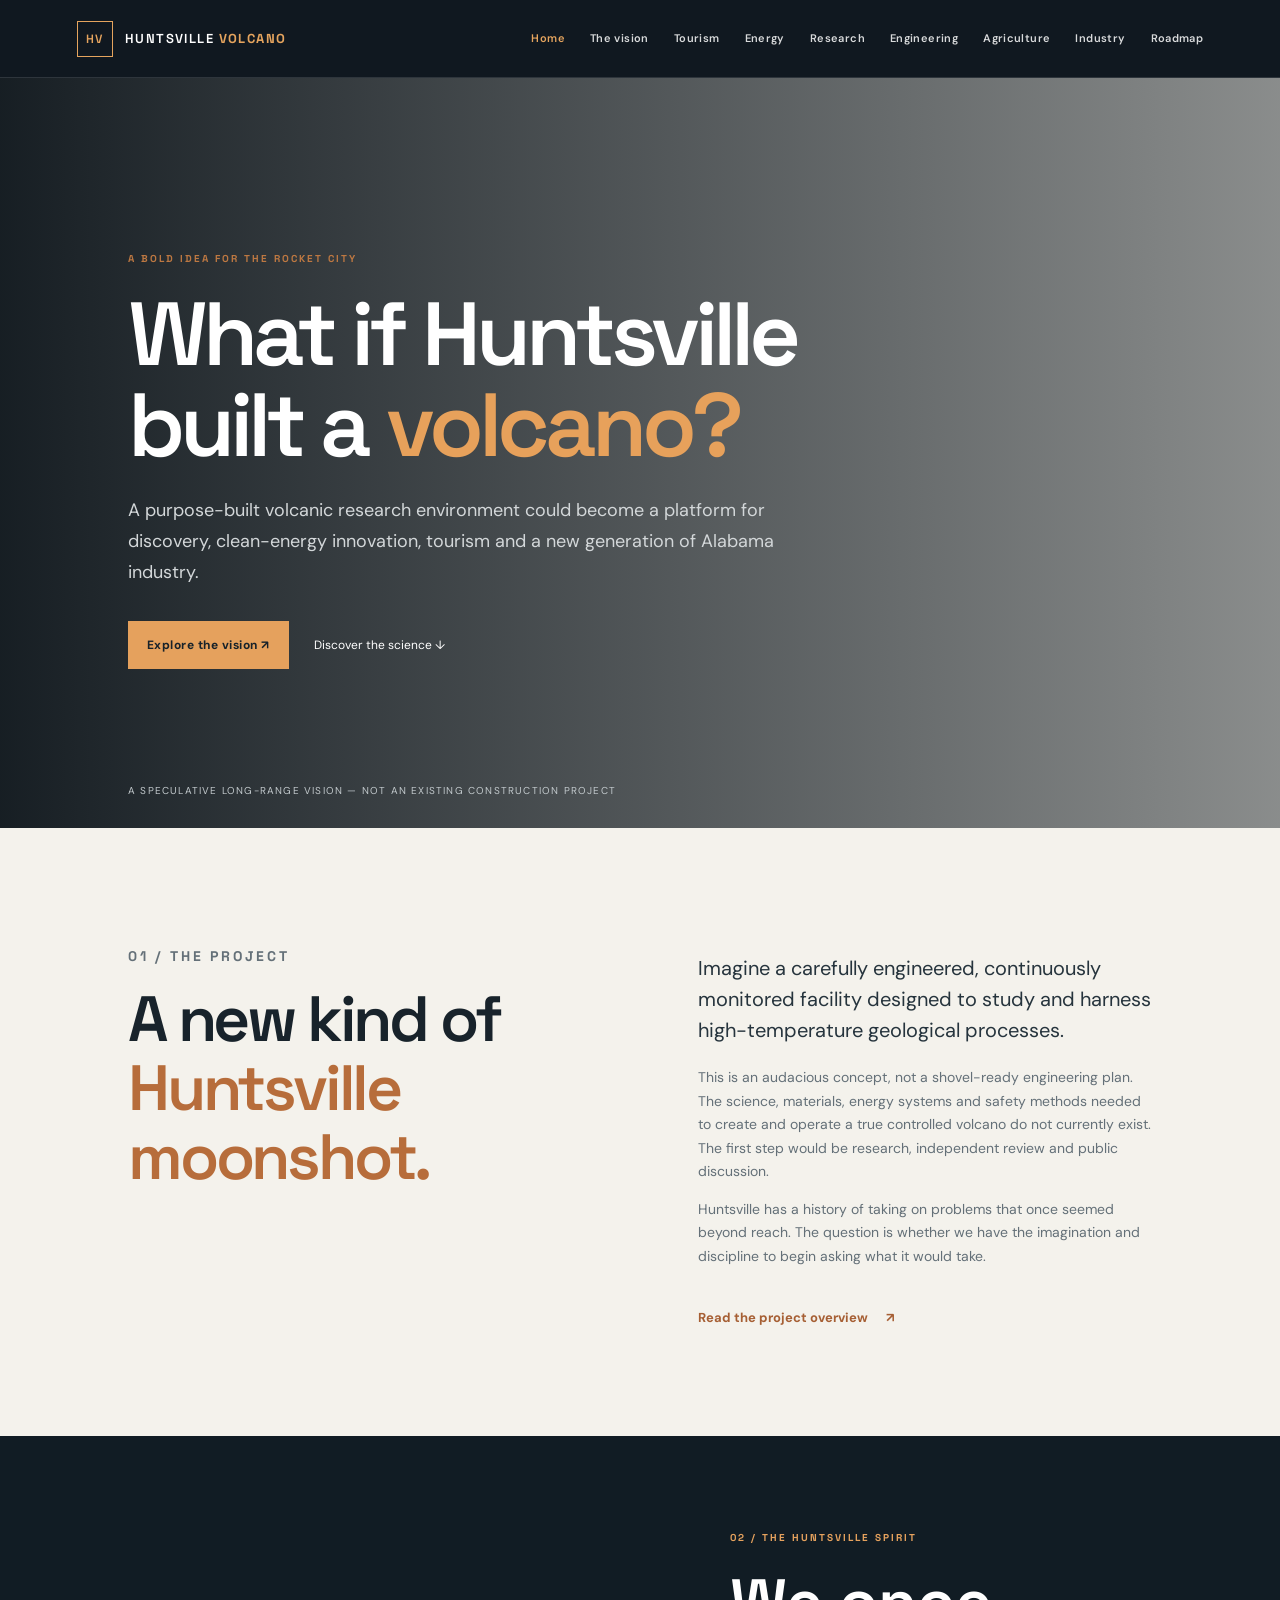
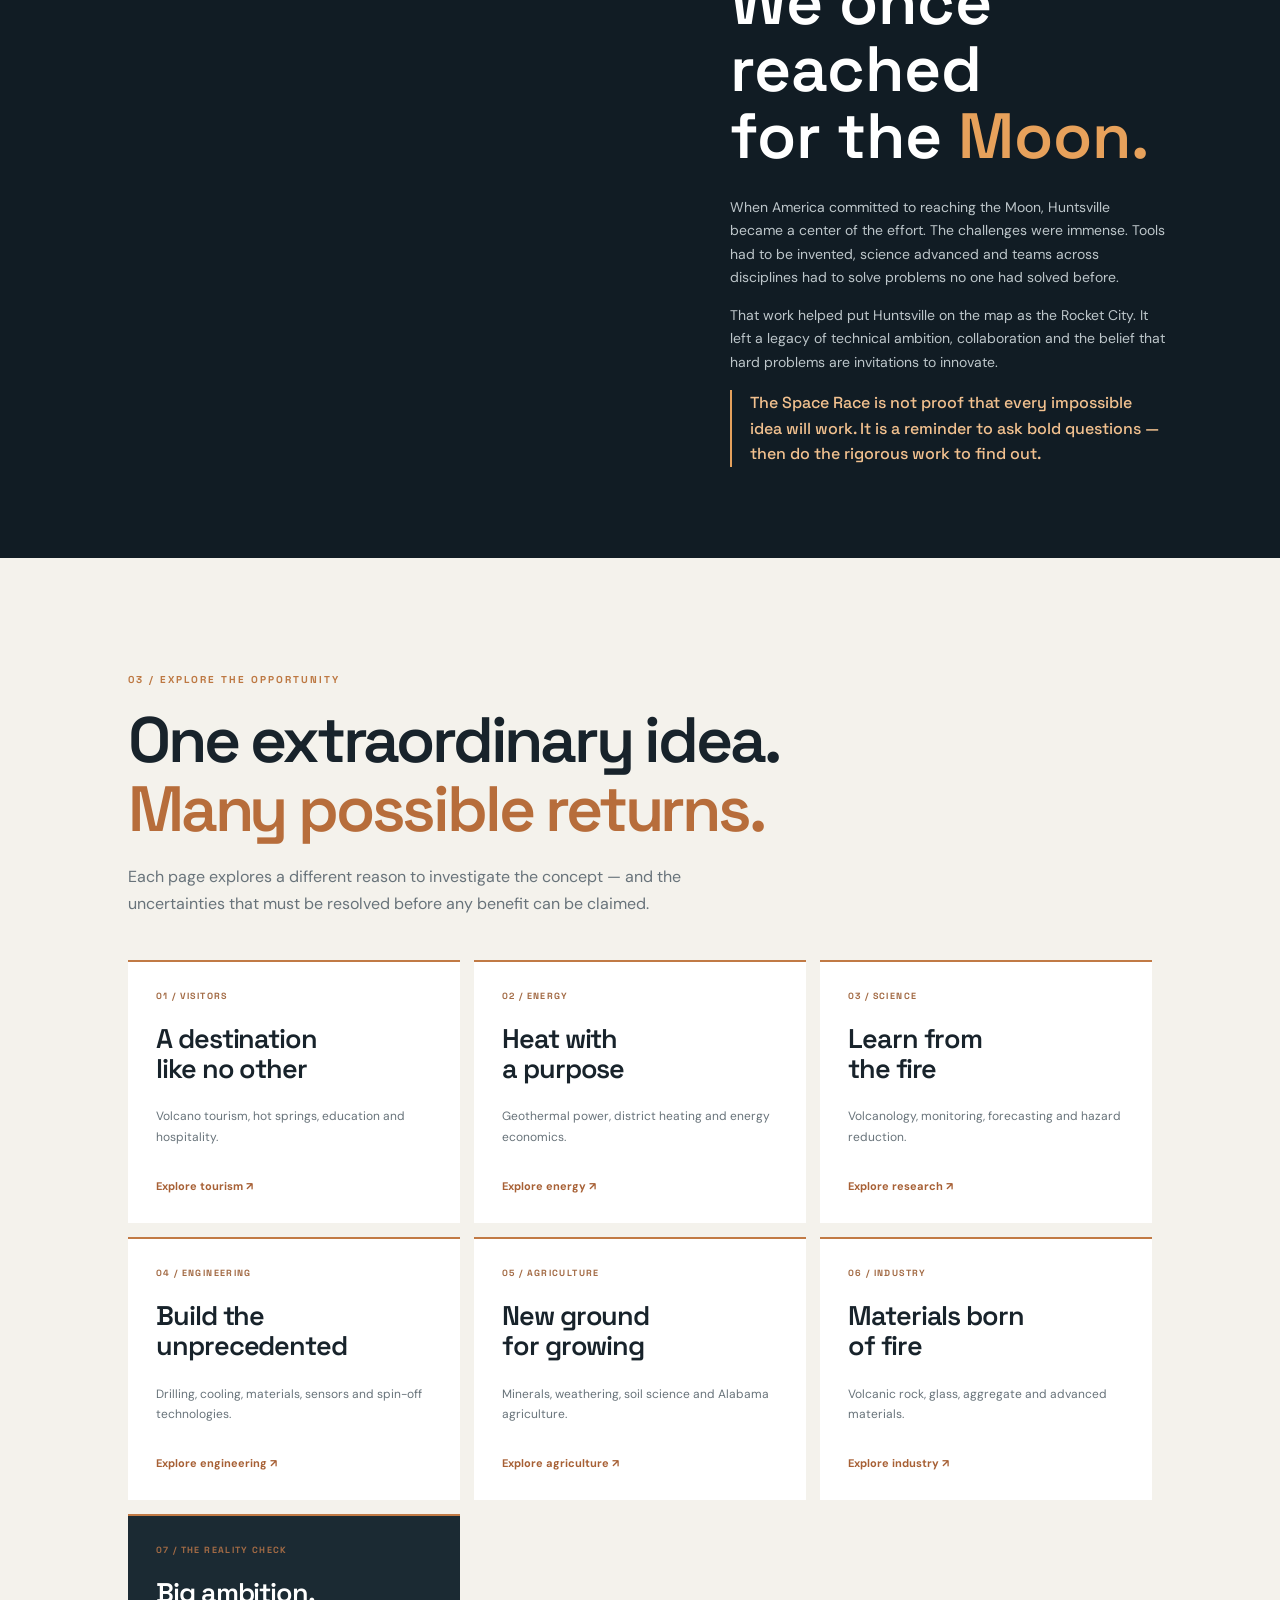
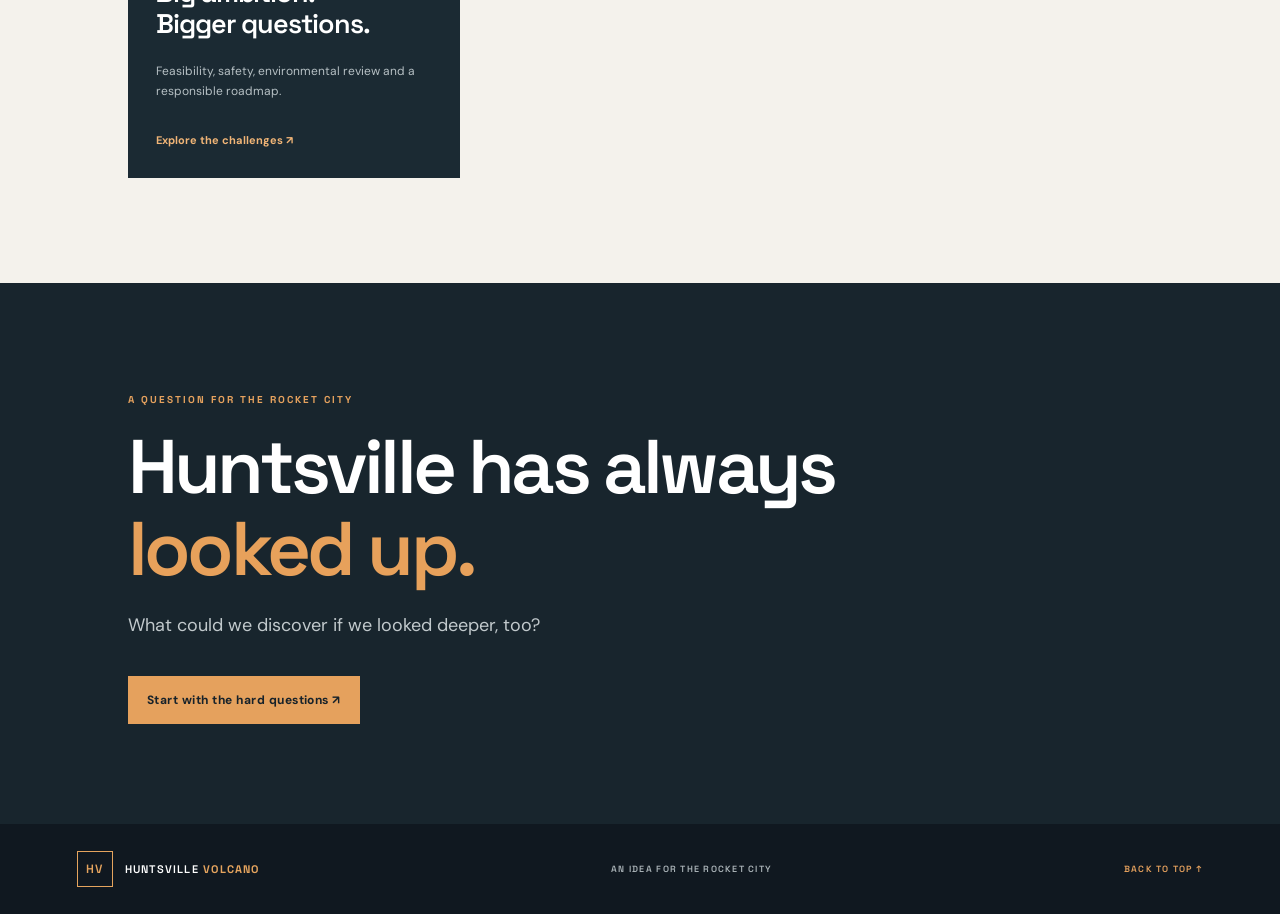
<file: index.html>
<!doctype html>
<html lang="en"><head><meta charset="utf-8"><meta name="viewport" content="width=device-width, initial-scale=1"><meta name="description" content="A bold, speculative civic vision: could Huntsville one day build a controlled volcano?"><title>Huntsville Volcano Project | Think Bigger. Build Boldly.</title><link rel="preconnect" href="https://fonts.googleapis.com"><link rel="preconnect" href="https://fonts.gstatic.com" crossorigin><link href="https://fonts.googleapis.com/css2?family=DM+Sans:wght@400;500;600;700&family=Space+Grotesk:wght@400;500;600;700&display=swap" rel="stylesheet"><link rel="stylesheet" href="styles.css"></head>
<body><div id="site-header"></div><main>
<section class="hero home-hero"><div class="hero-content"><p class="eyebrow">A bold idea for the Rocket City</p><h1>What if Huntsville<br>built a <em>volcano?</em></h1><p class="hero-lede">A purpose-built volcanic research environment could become a platform for discovery, clean-energy innovation, tourism and a new generation of Alabama industry.</p><div class="hero-actions"><a class="button primary" href="vision.html">Explore the vision ↗</a><a class="text-link" href="research.html">Discover the science ↓</a></div></div><div class="hero-caption">A speculative long-range vision — not an existing construction project</div></section>
<section class="section intro-grid"><div><p class="kicker">01 / THE PROJECT</p><h2>A new kind of<br><span>Huntsville moonshot.</span></h2></div><div><p class="lead">Imagine a carefully engineered, continuously monitored facility designed to study and harness high-temperature geological processes.</p><p>This is an audacious concept, not a shovel-ready engineering plan. The science, materials, energy systems and safety methods needed to create and operate a true controlled volcano do not currently exist. The first step would be research, independent review and public discussion.</p><p>Huntsville has a history of taking on problems that once seemed beyond reach. The question is whether we have the imagination and discipline to begin asking what it would take.</p><a class="arrow-link" href="vision.html">Read the project overview <b>↗</b></a></div></section>
<section class="history"><div class="history-photo"></div><div class="history-copy"><p class="kicker light">02 / THE HUNTSVILLE SPIRIT</p><h2>We once reached<br>for the <em>Moon.</em></h2><p>When America committed to reaching the Moon, Huntsville became a center of the effort. The challenges were immense. Tools had to be invented, science advanced and teams across disciplines had to solve problems no one had solved before.</p><p>That work helped put Huntsville on the map as the Rocket City. It left a legacy of technical ambition, collaboration and the belief that hard problems are invitations to innovate.</p><p class="callout">The Space Race is not proof that every impossible idea will work. It is a reminder to ask bold questions — then do the rigorous work to find out.</p></div></section>
<section class="section"><p class="kicker">03 / EXPLORE THE OPPORTUNITY</p><h2>One extraordinary idea.<br><span>Many possible returns.</span></h2><p class="section-intro">Each page explores a different reason to investigate the concept — and the uncertainties that must be resolved before any benefit can be claimed.</p><div class="tile-grid">
<a class="tile" href="tourism.html"><span>01 / VISITORS</span><h3>A destination<br>like no other</h3><p>Volcano tourism, hot springs, education and hospitality.</p><b>Explore tourism ↗</b></a>
<a class="tile" href="energy.html"><span>02 / ENERGY</span><h3>Heat with<br>a purpose</h3><p>Geothermal power, district heating and energy economics.</p><b>Explore energy ↗</b></a>
<a class="tile" href="research.html"><span>03 / SCIENCE</span><h3>Learn from<br>the fire</h3><p>Volcanology, monitoring, forecasting and hazard reduction.</p><b>Explore research ↗</b></a>
<a class="tile" href="engineering.html"><span>04 / ENGINEERING</span><h3>Build the<br>unprecedented</h3><p>Drilling, cooling, materials, sensors and spin-off technologies.</p><b>Explore engineering ↗</b></a>
<a class="tile" href="agriculture.html"><span>05 / AGRICULTURE</span><h3>New ground<br>for growing</h3><p>Minerals, weathering, soil science and Alabama agriculture.</p><b>Explore agriculture ↗</b></a>
<a class="tile" href="industry.html"><span>06 / INDUSTRY</span><h3>Materials born<br>of fire</h3><p>Volcanic rock, glass, aggregate and advanced materials.</p><b>Explore industry ↗</b></a>
<a class="tile tile-dark" href="roadmap.html"><span>07 / THE REALITY CHECK</span><h3>Big ambition.<br>Bigger questions.</h3><p>Feasibility, safety, environmental review and a responsible roadmap.</p><b>Explore the challenges ↗</b></a>
</div></section>
<section class="closing"><p class="kicker light">A QUESTION FOR THE ROCKET CITY</p><h2>Huntsville has always<br><em>looked up.</em></h2><p>What could we discover if we looked deeper, too?</p><a class="button primary" href="roadmap.html">Start with the hard questions ↗</a></section>
</main><div id="site-footer"></div><script src="site.js"></script></body></html>
</file>
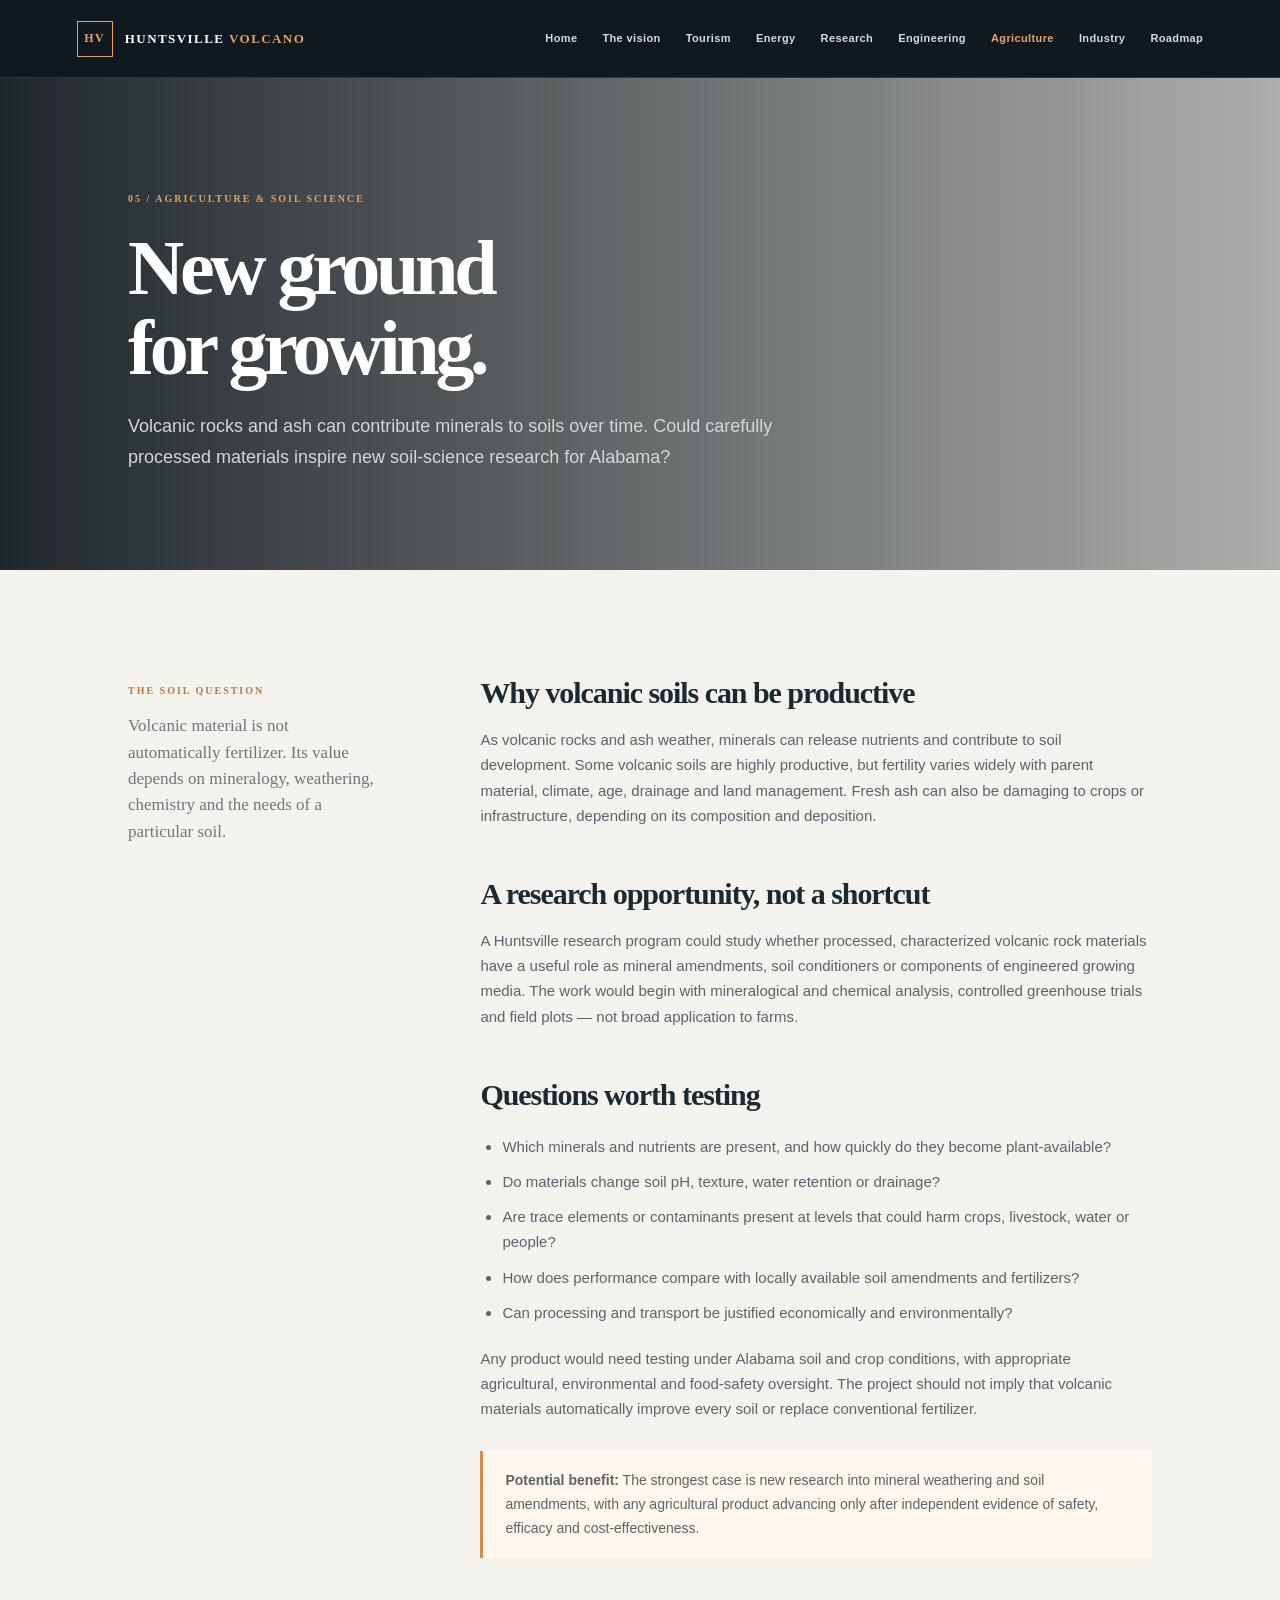
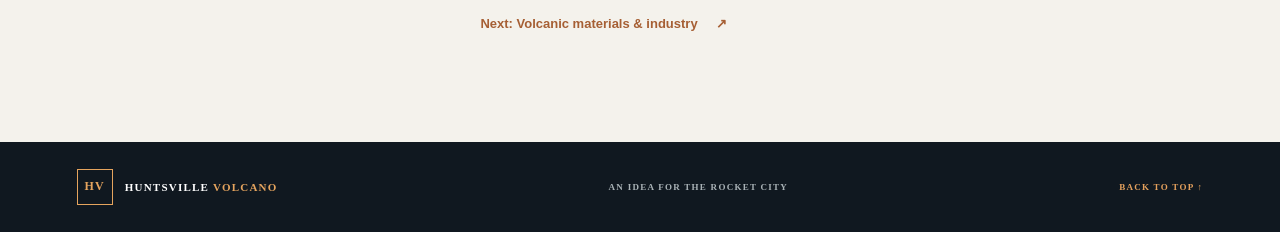
<file: agriculture.html>
<!doctype html><html lang="en"><head><meta charset="utf-8"><meta name="viewport" content="width=device-width, initial-scale=1"><title>Agriculture & Soil Science | Huntsville Volcano Project</title><link rel="stylesheet" href="styles.css"></head><body><div id="site-header"></div><main><section class="page-hero agriculture-hero"><p class="kicker light">05 / AGRICULTURE & SOIL SCIENCE</p><h1>New ground<br>for growing.</h1><p class="hero-lede">Volcanic rocks and ash can contribute minerals to soils over time. Could carefully processed materials inspire new soil-science research for Alabama?</p></section><section class="section prose-layout"><aside><p class="kicker">THE SOIL QUESTION</p><p class="side-note">Volcanic material is not automatically fertilizer. Its value depends on mineralogy, weathering, chemistry and the needs of a particular soil.</p></aside><article class="prose"><h2>Why volcanic soils can be productive</h2><p>As volcanic rocks and ash weather, minerals can release nutrients and contribute to soil development. Some volcanic soils are highly productive, but fertility varies widely with parent material, climate, age, drainage and land management. Fresh ash can also be damaging to crops or infrastructure, depending on its composition and deposition.</p><h2>A research opportunity, not a shortcut</h2><p>A Huntsville research program could study whether processed, characterized volcanic rock materials have a useful role as mineral amendments, soil conditioners or components of engineered growing media. The work would begin with mineralogical and chemical analysis, controlled greenhouse trials and field plots — not broad application to farms.</p><h2>Questions worth testing</h2><ul><li>Which minerals and nutrients are present, and how quickly do they become plant-available?</li><li>Do materials change soil pH, texture, water retention or drainage?</li><li>Are trace elements or contaminants present at levels that could harm crops, livestock, water or people?</li><li>How does performance compare with locally available soil amendments and fertilizers?</li><li>Can processing and transport be justified economically and environmentally?</li></ul><p>Any product would need testing under Alabama soil and crop conditions, with appropriate agricultural, environmental and food-safety oversight. The project should not imply that volcanic materials automatically improve every soil or replace conventional fertilizer.</p><div class="note"><b>Potential benefit:</b> The strongest case is new research into mineral weathering and soil amendments, with any agricultural product advancing only after independent evidence of safety, efficacy and cost-effectiveness.</div><a class="arrow-link" href="industry.html">Next: Volcanic materials & industry <b>↗</b></a></article></section></main><div id="site-footer"></div><script src="site.js"></script></body></html>
</file>
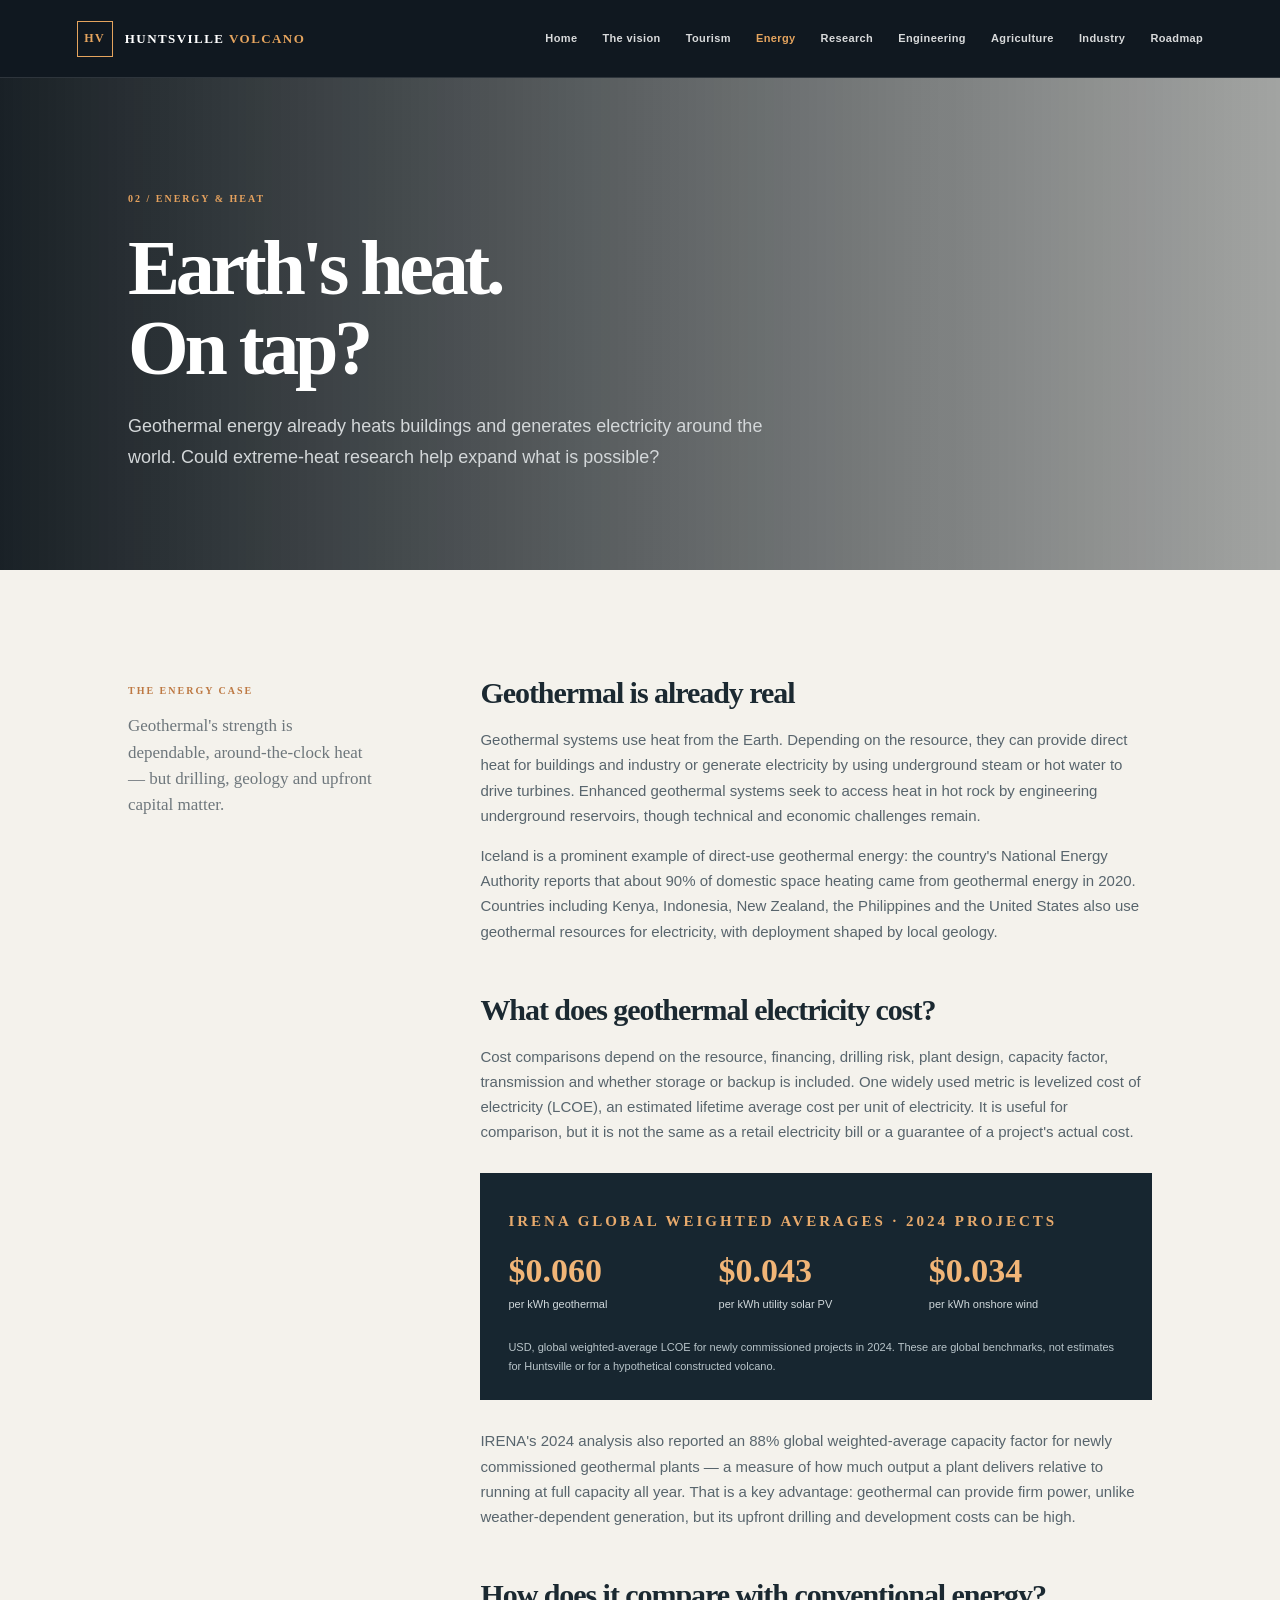
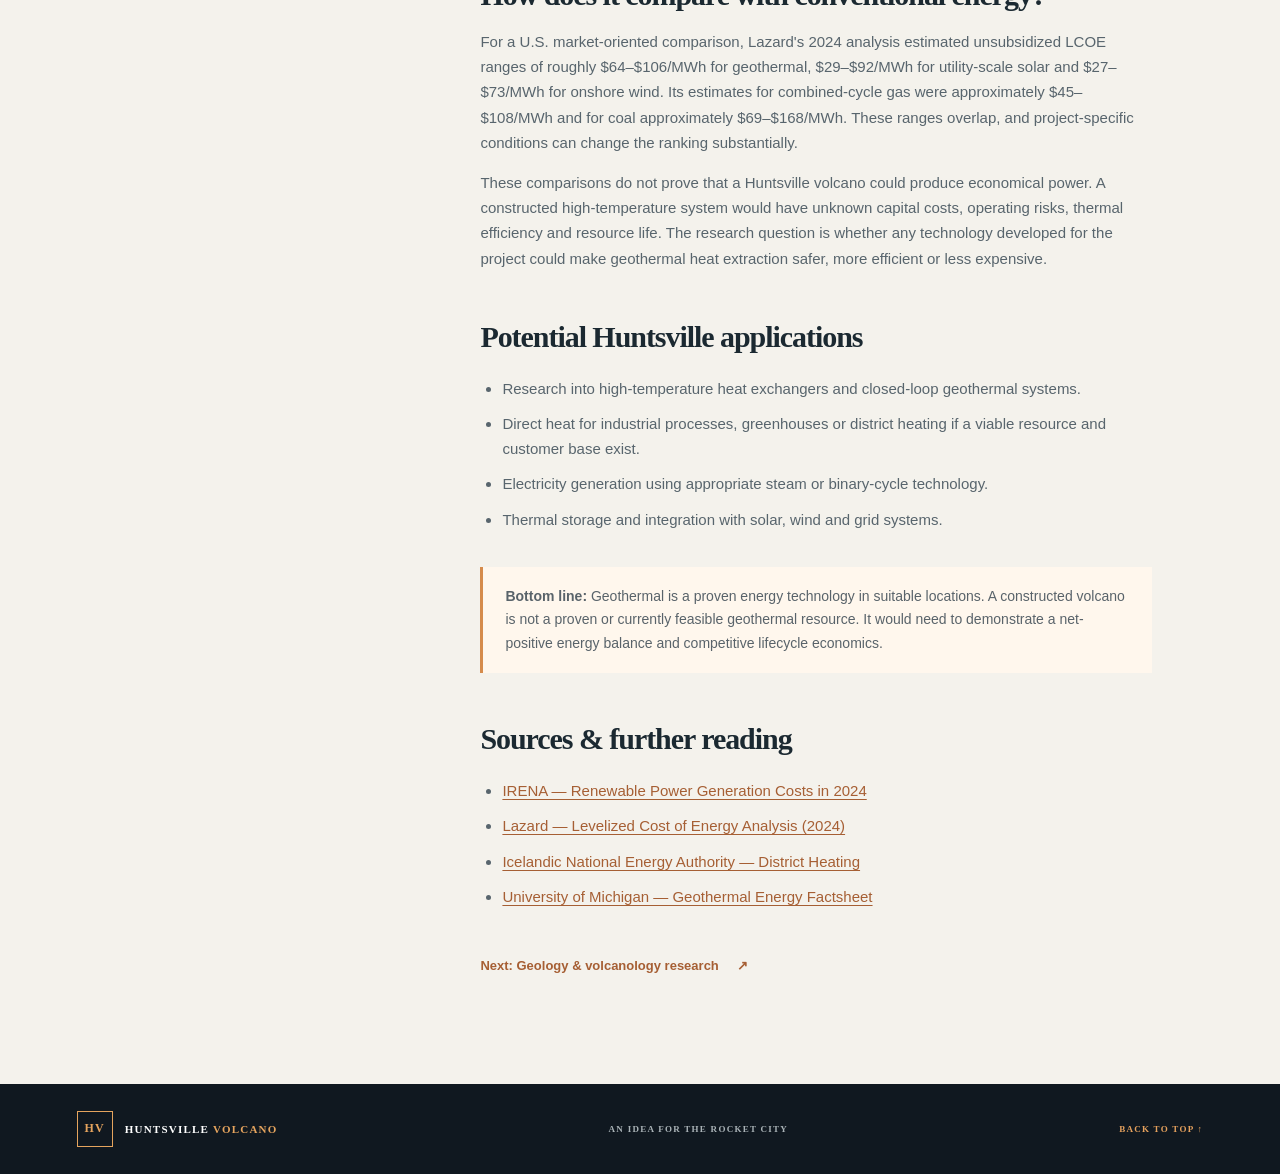
<file: energy.html>
<!doctype html><html lang="en"><head><meta charset="utf-8"><meta name="viewport" content="width=device-width, initial-scale=1"><title>Geothermal Energy | Huntsville Volcano Project</title><link rel="stylesheet" href="styles.css"></head><body><div id="site-header"></div><main><section class="page-hero energy-hero"><p class="kicker light">02 / ENERGY & HEAT</p><h1>Earth's heat.<br>On tap?</h1><p class="hero-lede">Geothermal energy already heats buildings and generates electricity around the world. Could extreme-heat research help expand what is possible?</p></section><section class="section prose-layout"><aside><p class="kicker">THE ENERGY CASE</p><p class="side-note">Geothermal's strength is dependable, around-the-clock heat — but drilling, geology and upfront capital matter.</p></aside><article class="prose"><h2>Geothermal is already real</h2><p>Geothermal systems use heat from the Earth. Depending on the resource, they can provide direct heat for buildings and industry or generate electricity by using underground steam or hot water to drive turbines. Enhanced geothermal systems seek to access heat in hot rock by engineering underground reservoirs, though technical and economic challenges remain.</p><p>Iceland is a prominent example of direct-use geothermal energy: the country's National Energy Authority reports that about 90% of domestic space heating came from geothermal energy in 2020. Countries including Kenya, Indonesia, New Zealand, the Philippines and the United States also use geothermal resources for electricity, with deployment shaped by local geology.</p><h2>What does geothermal electricity cost?</h2><p>Cost comparisons depend on the resource, financing, drilling risk, plant design, capacity factor, transmission and whether storage or backup is included. One widely used metric is levelized cost of electricity (LCOE), an estimated lifetime average cost per unit of electricity. It is useful for comparison, but it is not the same as a retail electricity bill or a guarantee of a project's actual cost.</p><div class="data-panel"><p class="kicker">IRENA GLOBAL WEIGHTED AVERAGES · 2024 PROJECTS</p><div class="metric-row"><div><strong>$0.060</strong><span>per kWh geothermal</span></div><div><strong>$0.043</strong><span>per kWh utility solar PV</span></div><div><strong>$0.034</strong><span>per kWh onshore wind</span></div></div><p class="small">USD, global weighted-average LCOE for newly commissioned projects in 2024. These are global benchmarks, not estimates for Huntsville or for a hypothetical constructed volcano.</p></div><p>IRENA's 2024 analysis also reported an 88% global weighted-average capacity factor for newly commissioned geothermal plants — a measure of how much output a plant delivers relative to running at full capacity all year. That is a key advantage: geothermal can provide firm power, unlike weather-dependent generation, but its upfront drilling and development costs can be high.</p><h2>How does it compare with conventional energy?</h2><p>For a U.S. market-oriented comparison, Lazard's 2024 analysis estimated unsubsidized LCOE ranges of roughly $64–$106/MWh for geothermal, $29–$92/MWh for utility-scale solar and $27–$73/MWh for onshore wind. Its estimates for combined-cycle gas were approximately $45–$108/MWh and for coal approximately $69–$168/MWh. These ranges overlap, and project-specific conditions can change the ranking substantially.</p><p>These comparisons do not prove that a Huntsville volcano could produce economical power. A constructed high-temperature system would have unknown capital costs, operating risks, thermal efficiency and resource life. The research question is whether any technology developed for the project could make geothermal heat extraction safer, more efficient or less expensive.</p><h2>Potential Huntsville applications</h2><ul><li>Research into high-temperature heat exchangers and closed-loop geothermal systems.</li><li>Direct heat for industrial processes, greenhouses or district heating if a viable resource and customer base exist.</li><li>Electricity generation using appropriate steam or binary-cycle technology.</li><li>Thermal storage and integration with solar, wind and grid systems.</li></ul><div class="note"><b>Bottom line:</b> Geothermal is a proven energy technology in suitable locations. A constructed volcano is not a proven or currently feasible geothermal resource. It would need to demonstrate a net-positive energy balance and competitive lifecycle economics.</div><h2>Sources & further reading</h2><ul class="sources"><li><a href="https://www.irena.org/Publications/2025/Jun/Renewable-Power-Generation-Costs-in-2024" target="_blank" rel="noopener">IRENA — Renewable Power Generation Costs in 2024</a></li><li><a href="https://www.lazard.com/research-insights/2024-levelized-cost-of-energyplus/" target="_blank" rel="noopener">Lazard — Levelized Cost of Energy Analysis (2024)</a></li><li><a href="https://orkustofnun.is/en/natural_resources/district_heating" target="_blank" rel="noopener">Icelandic National Energy Authority — District Heating</a></li><li><a href="https://css.umich.edu/publications/factsheets/energy/geothermal-energy-factsheet" target="_blank" rel="noopener">University of Michigan — Geothermal Energy Factsheet</a></li></ul><a class="arrow-link" href="research.html">Next: Geology & volcanology research <b>↗</b></a></article></section></main><div id="site-footer"></div><script src="site.js"></script></body></html>
</file>
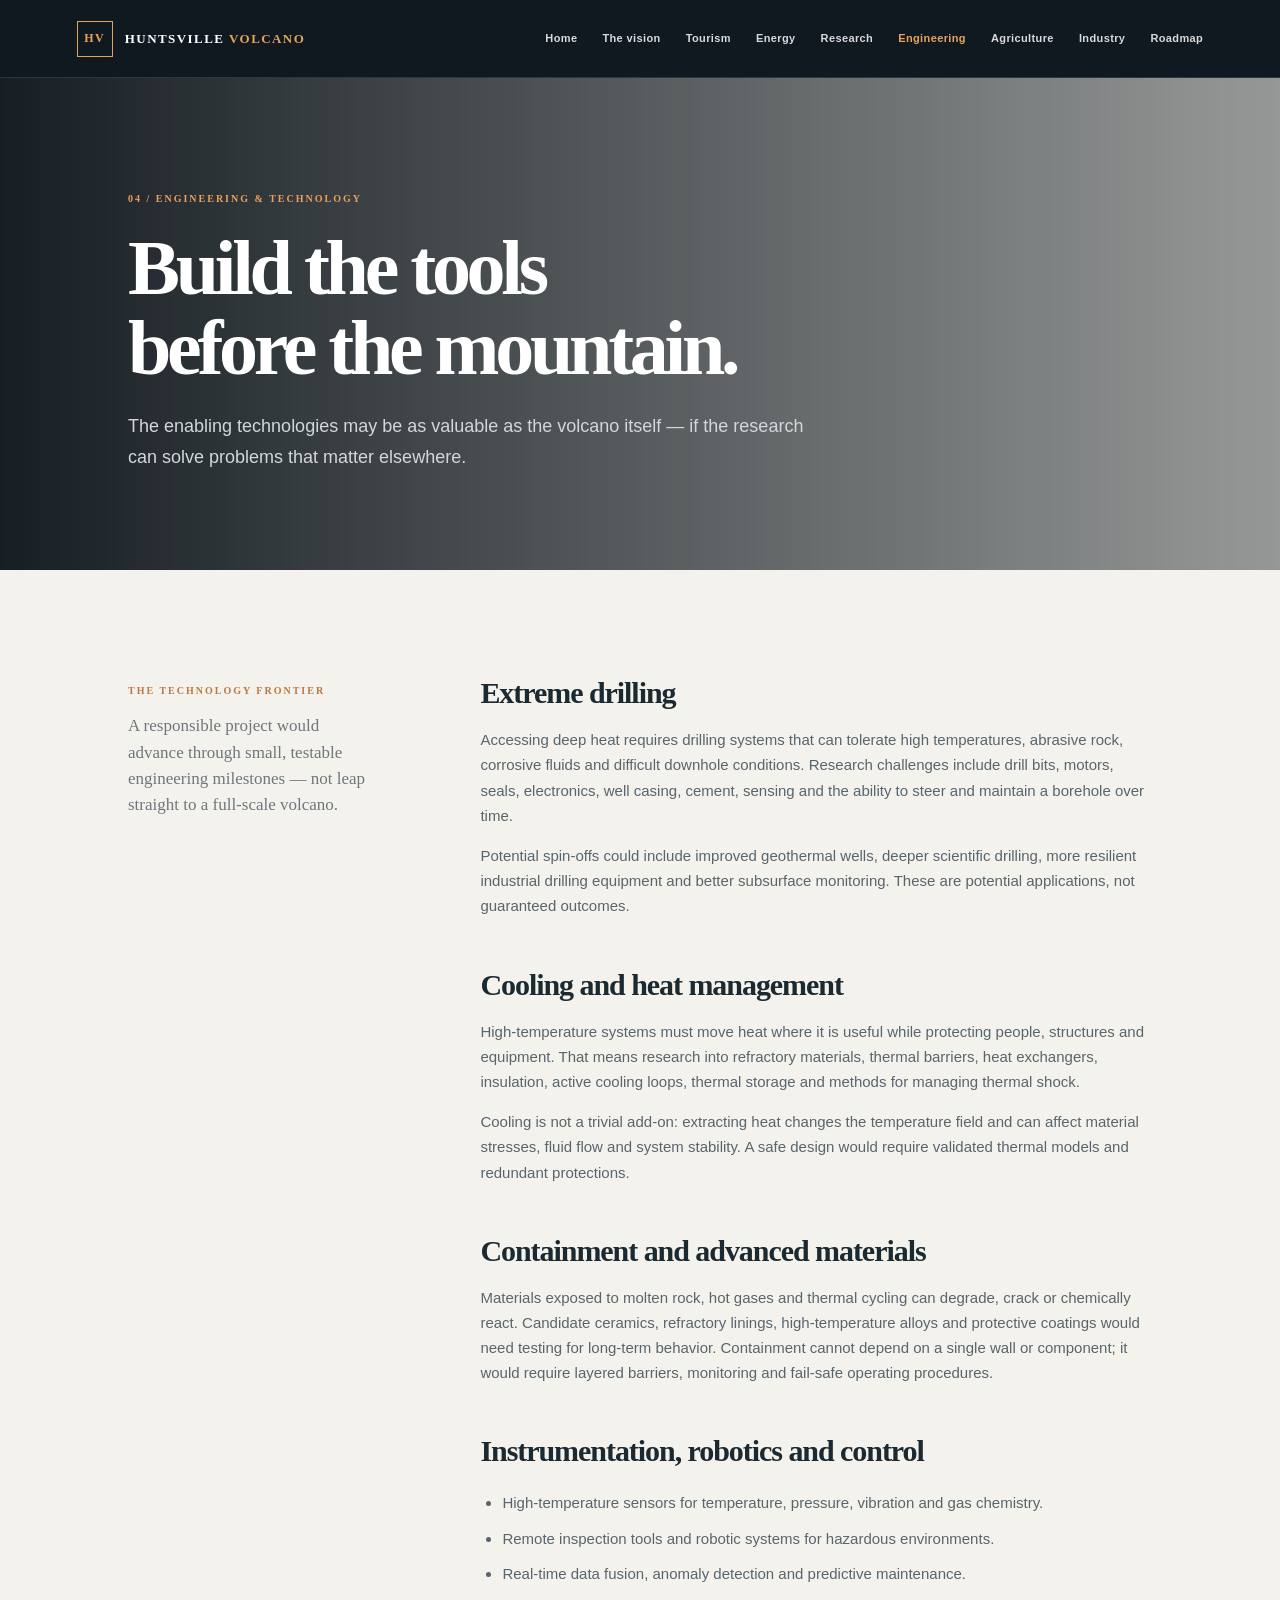
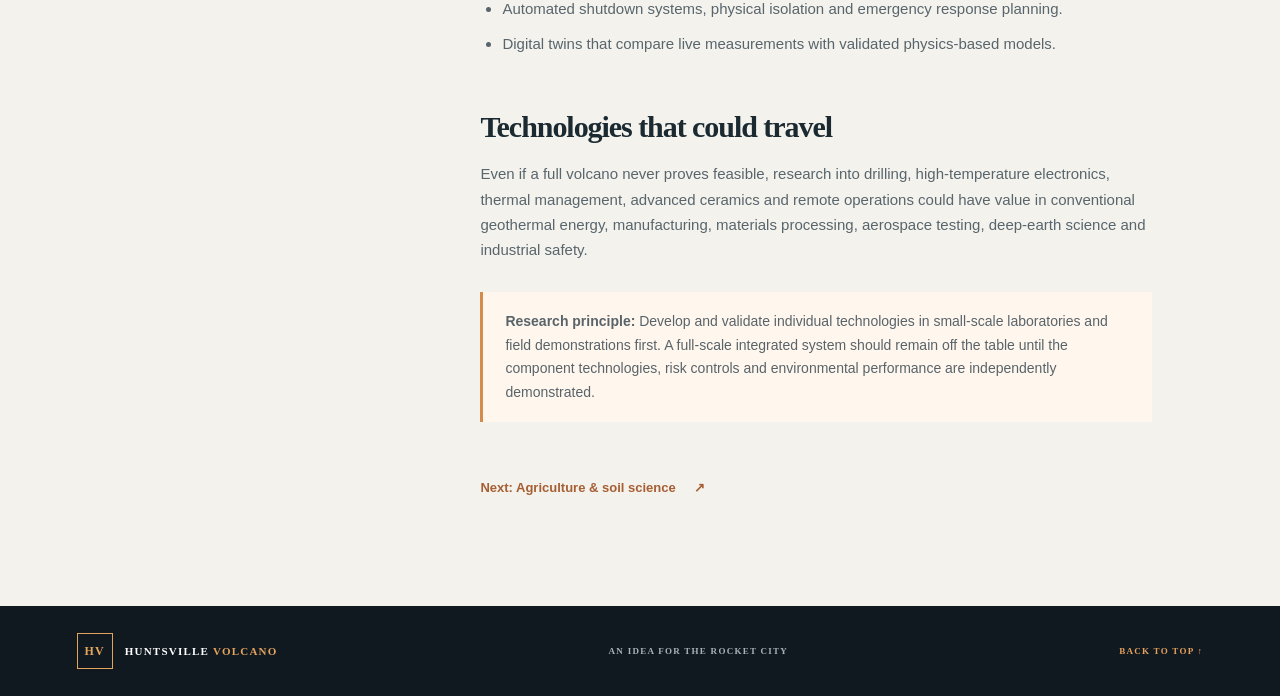
<file: engineering.html>
<!doctype html><html lang="en"><head><meta charset="utf-8"><meta name="viewport" content="width=device-width, initial-scale=1"><title>Engineering the Impossible | Huntsville Volcano Project</title><link rel="stylesheet" href="styles.css"></head><body><div id="site-header"></div><main><section class="page-hero engineering-hero"><p class="kicker light">04 / ENGINEERING & TECHNOLOGY</p><h1>Build the tools<br>before the mountain.</h1><p class="hero-lede">The enabling technologies may be as valuable as the volcano itself — if the research can solve problems that matter elsewhere.</p></section><section class="section prose-layout"><aside><p class="kicker">THE TECHNOLOGY FRONTIER</p><p class="side-note">A responsible project would advance through small, testable engineering milestones — not leap straight to a full-scale volcano.</p></aside><article class="prose"><h2>Extreme drilling</h2><p>Accessing deep heat requires drilling systems that can tolerate high temperatures, abrasive rock, corrosive fluids and difficult downhole conditions. Research challenges include drill bits, motors, seals, electronics, well casing, cement, sensing and the ability to steer and maintain a borehole over time.</p><p>Potential spin-offs could include improved geothermal wells, deeper scientific drilling, more resilient industrial drilling equipment and better subsurface monitoring. These are potential applications, not guaranteed outcomes.</p><h2>Cooling and heat management</h2><p>High-temperature systems must move heat where it is useful while protecting people, structures and equipment. That means research into refractory materials, thermal barriers, heat exchangers, insulation, active cooling loops, thermal storage and methods for managing thermal shock.</p><p>Cooling is not a trivial add-on: extracting heat changes the temperature field and can affect material stresses, fluid flow and system stability. A safe design would require validated thermal models and redundant protections.</p><h2>Containment and advanced materials</h2><p>Materials exposed to molten rock, hot gases and thermal cycling can degrade, crack or chemically react. Candidate ceramics, refractory linings, high-temperature alloys and protective coatings would need testing for long-term behavior. Containment cannot depend on a single wall or component; it would require layered barriers, monitoring and fail-safe operating procedures.</p><h2>Instrumentation, robotics and control</h2><ul><li>High-temperature sensors for temperature, pressure, vibration and gas chemistry.</li><li>Remote inspection tools and robotic systems for hazardous environments.</li><li>Real-time data fusion, anomaly detection and predictive maintenance.</li><li>Automated shutdown systems, physical isolation and emergency response planning.</li><li>Digital twins that compare live measurements with validated physics-based models.</li></ul><h2>Technologies that could travel</h2><p>Even if a full volcano never proves feasible, research into drilling, high-temperature electronics, thermal management, advanced ceramics and remote operations could have value in conventional geothermal energy, manufacturing, materials processing, aerospace testing, deep-earth science and industrial safety.</p><div class="note"><b>Research principle:</b> Develop and validate individual technologies in small-scale laboratories and field demonstrations first. A full-scale integrated system should remain off the table until the component technologies, risk controls and environmental performance are independently demonstrated.</div><a class="arrow-link" href="agriculture.html">Next: Agriculture & soil science <b>↗</b></a></article></section></main><div id="site-footer"></div><script src="site.js"></script></body></html>
</file>
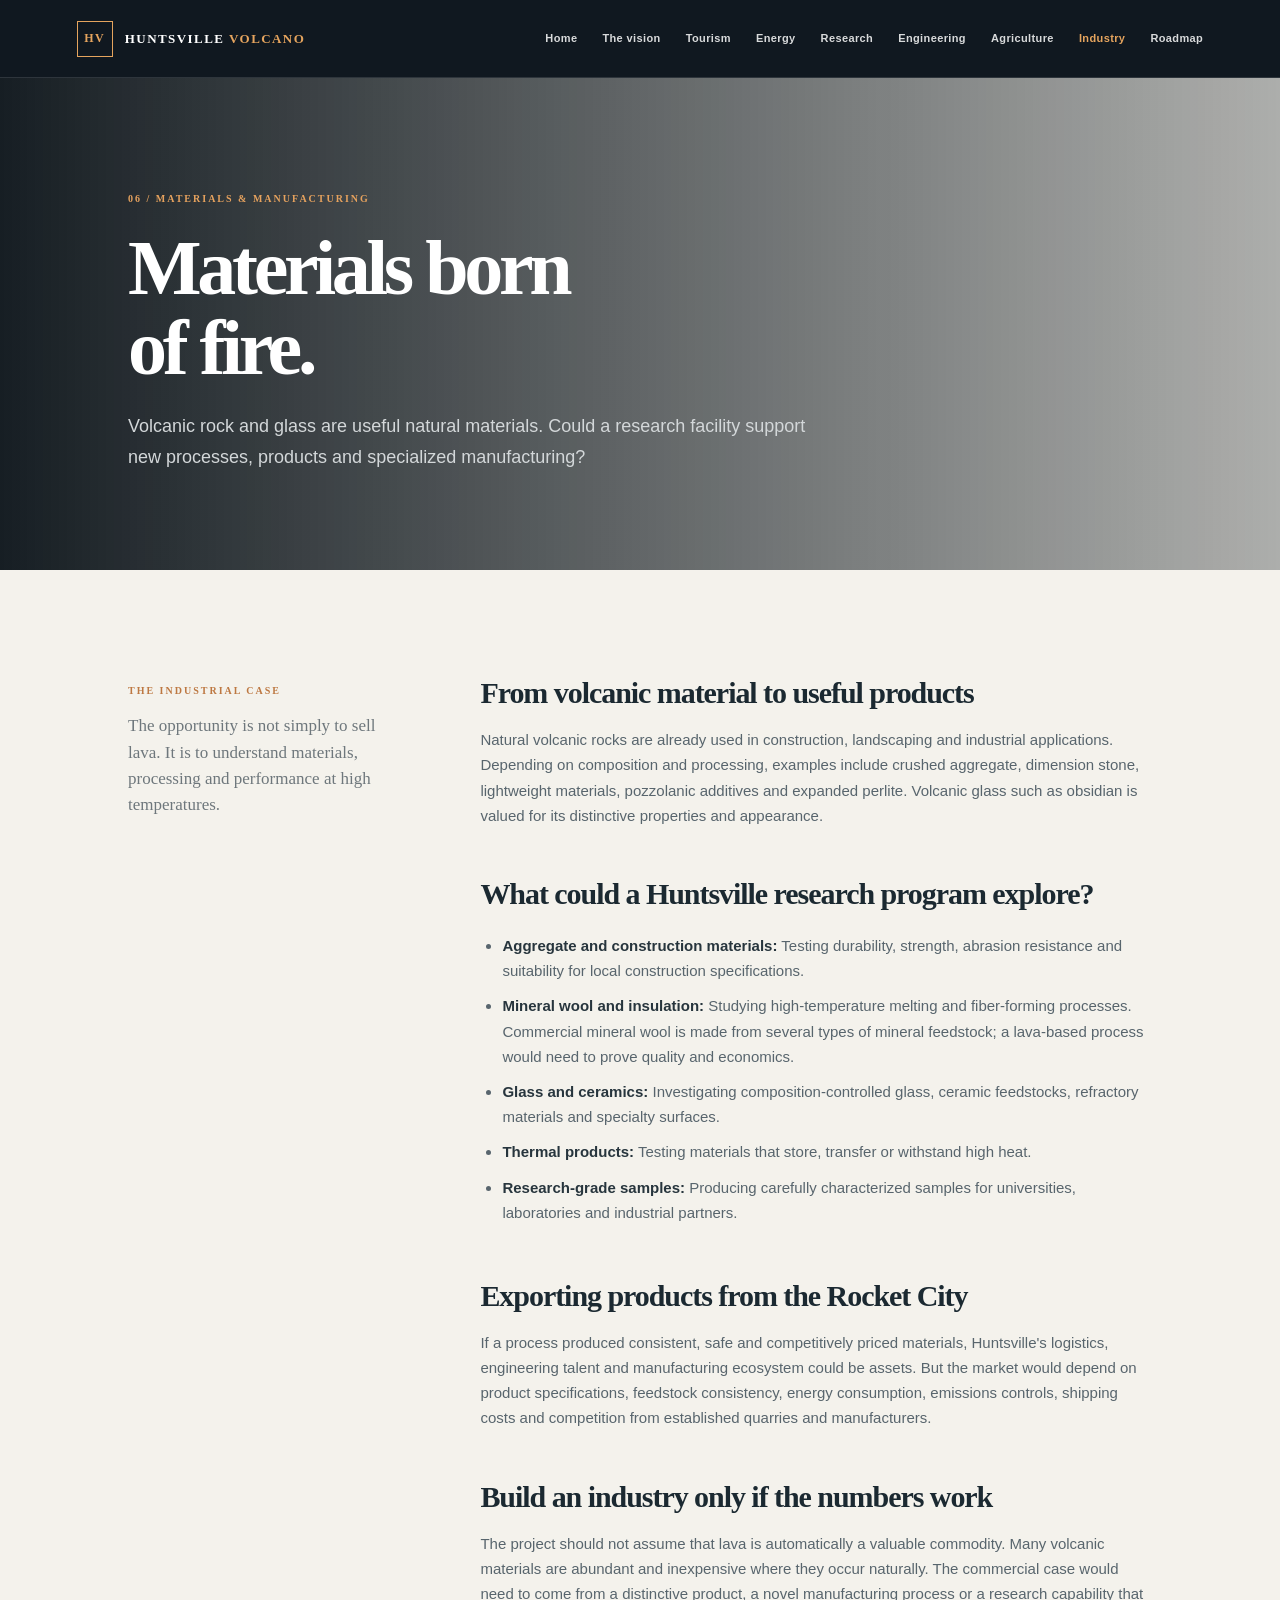
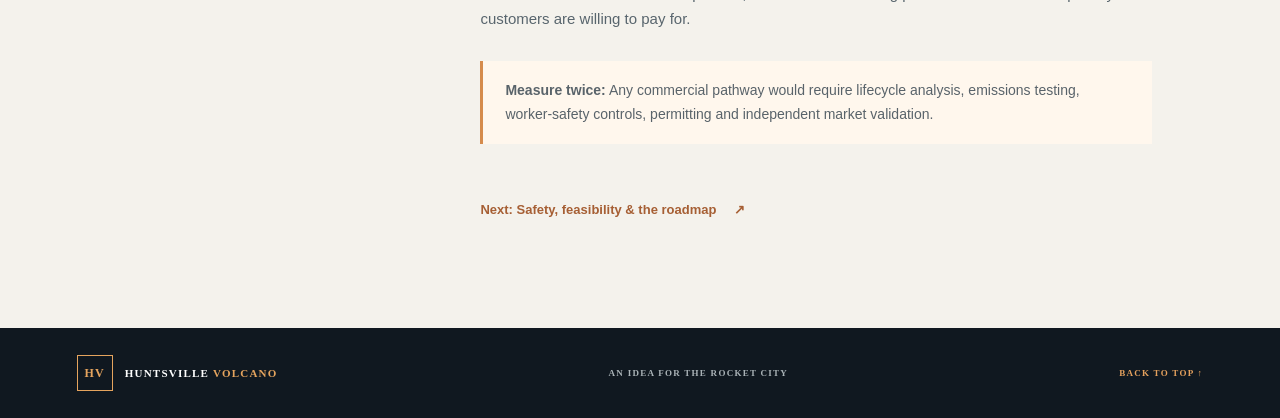
<file: industry.html>
<!doctype html><html lang="en"><head><meta charset="utf-8"><meta name="viewport" content="width=device-width, initial-scale=1"><title>Volcanic Materials & Industry | Huntsville Volcano Project</title><link rel="stylesheet" href="styles.css"></head><body><div id="site-header"></div><main><section class="page-hero industry-hero"><p class="kicker light">06 / MATERIALS & MANUFACTURING</p><h1>Materials born<br>of fire.</h1><p class="hero-lede">Volcanic rock and glass are useful natural materials. Could a research facility support new processes, products and specialized manufacturing?</p></section><section class="section prose-layout"><aside><p class="kicker">THE INDUSTRIAL CASE</p><p class="side-note">The opportunity is not simply to sell lava. It is to understand materials, processing and performance at high temperatures.</p></aside><article class="prose"><h2>From volcanic material to useful products</h2><p>Natural volcanic rocks are already used in construction, landscaping and industrial applications. Depending on composition and processing, examples include crushed aggregate, dimension stone, lightweight materials, pozzolanic additives and expanded perlite. Volcanic glass such as obsidian is valued for its distinctive properties and appearance.</p><h2>What could a Huntsville research program explore?</h2><ul><li><b>Aggregate and construction materials:</b> Testing durability, strength, abrasion resistance and suitability for local construction specifications.</li><li><b>Mineral wool and insulation:</b> Studying high-temperature melting and fiber-forming processes. Commercial mineral wool is made from several types of mineral feedstock; a lava-based process would need to prove quality and economics.</li><li><b>Glass and ceramics:</b> Investigating composition-controlled glass, ceramic feedstocks, refractory materials and specialty surfaces.</li><li><b>Thermal products:</b> Testing materials that store, transfer or withstand high heat.</li><li><b>Research-grade samples:</b> Producing carefully characterized samples for universities, laboratories and industrial partners.</li></ul><h2>Exporting products from the Rocket City</h2><p>If a process produced consistent, safe and competitively priced materials, Huntsville's logistics, engineering talent and manufacturing ecosystem could be assets. But the market would depend on product specifications, feedstock consistency, energy consumption, emissions controls, shipping costs and competition from established quarries and manufacturers.</p><h2>Build an industry only if the numbers work</h2><p>The project should not assume that lava is automatically a valuable commodity. Many volcanic materials are abundant and inexpensive where they occur naturally. The commercial case would need to come from a distinctive product, a novel manufacturing process or a research capability that customers are willing to pay for.</p><div class="note"><b>Measure twice:</b> Any commercial pathway would require lifecycle analysis, emissions testing, worker-safety controls, permitting and independent market validation.</div><a class="arrow-link" href="roadmap.html">Next: Safety, feasibility & the roadmap <b>↗</b></a></article></section></main><div id="site-footer"></div><script src="site.js"></script></body></html>
</file>
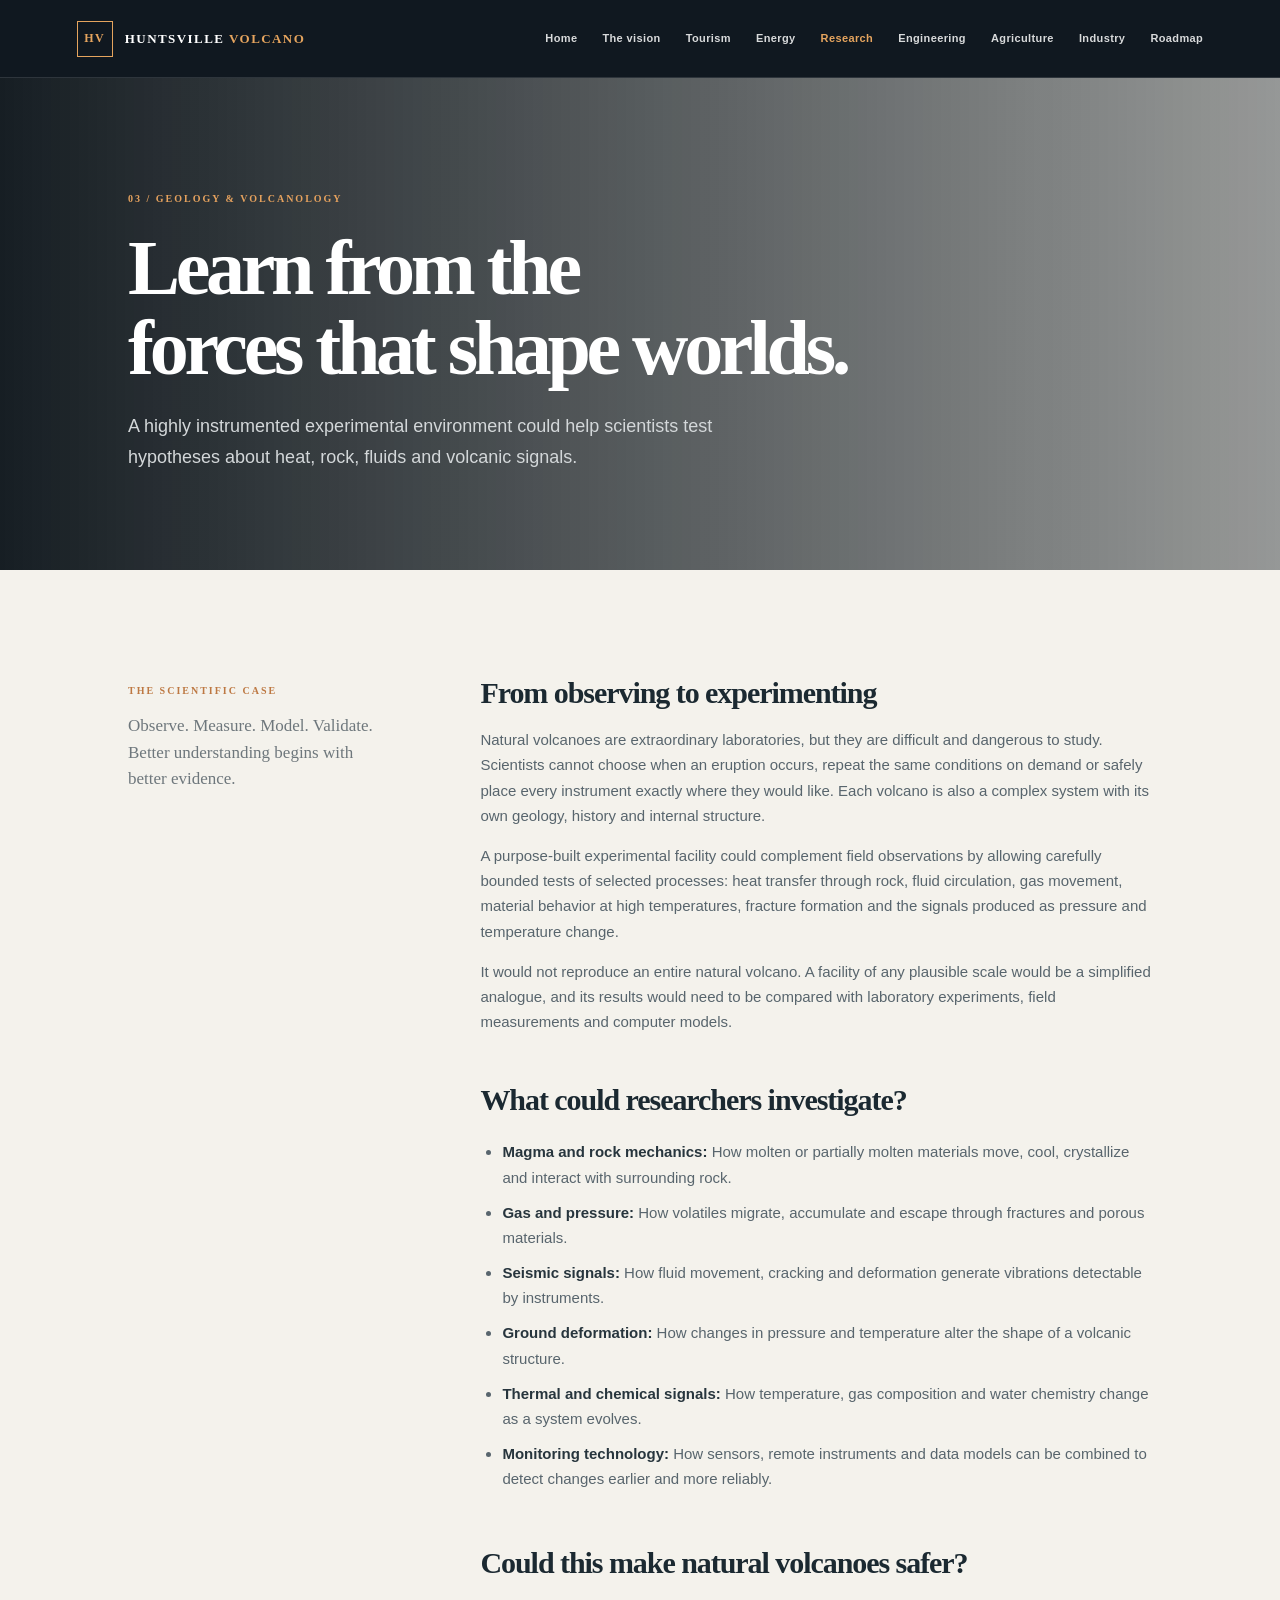
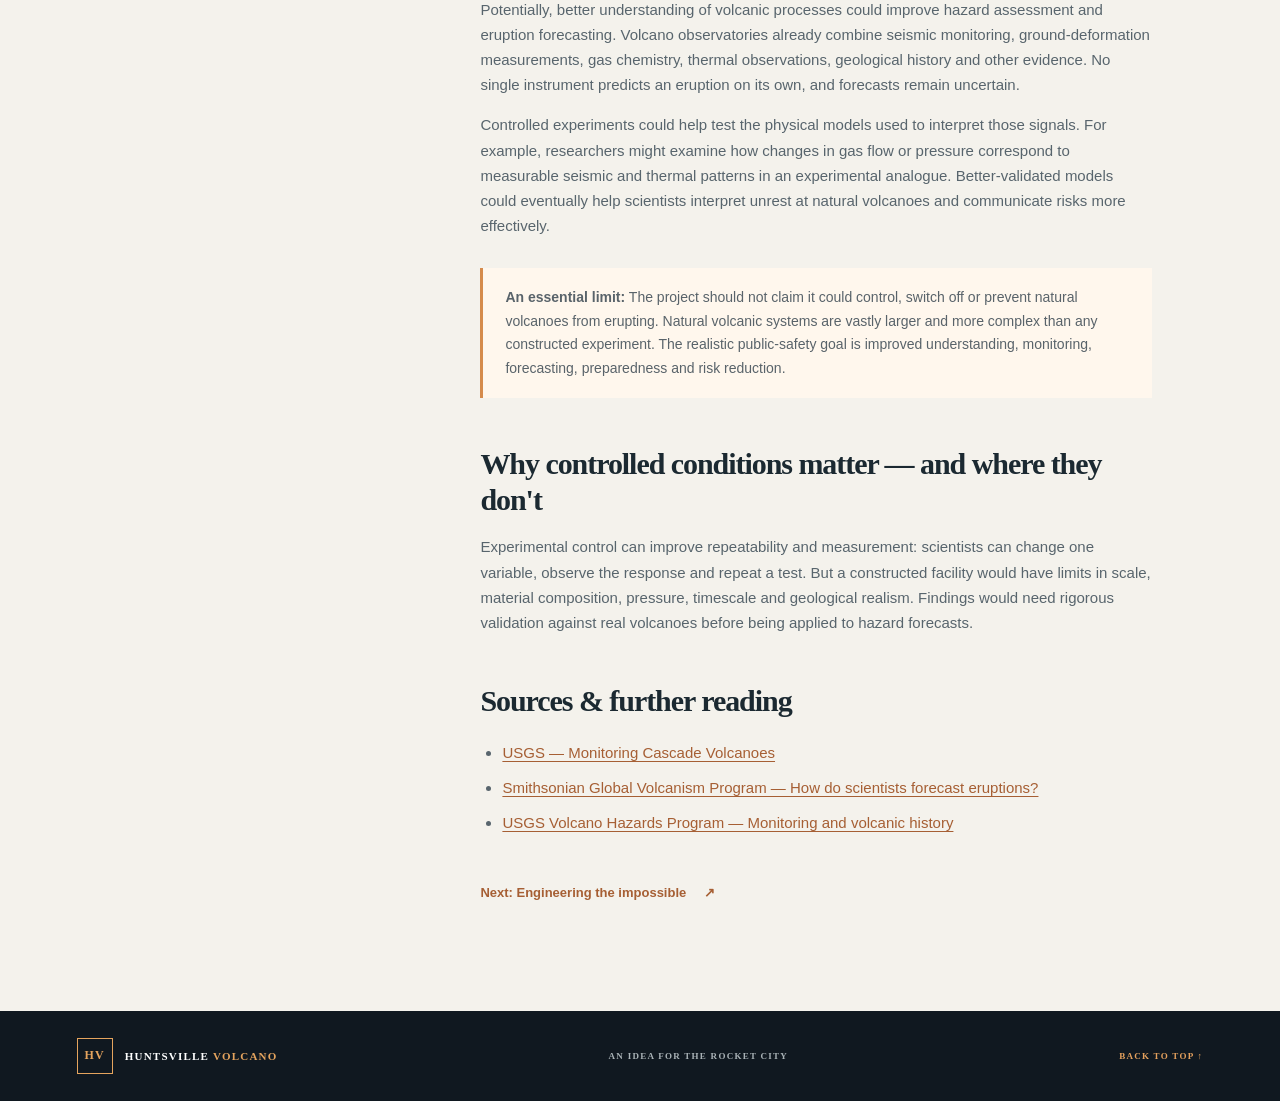
<file: research.html>
<!doctype html><html lang="en"><head><meta charset="utf-8"><meta name="viewport" content="width=device-width, initial-scale=1"><title>Geology & Volcanology Research | Huntsville Volcano Project</title><link rel="stylesheet" href="styles.css"></head><body><div id="site-header"></div><main><section class="page-hero research-hero"><p class="kicker light">03 / GEOLOGY & VOLCANOLOGY</p><h1>Learn from the<br>forces that shape worlds.</h1><p class="hero-lede">A highly instrumented experimental environment could help scientists test hypotheses about heat, rock, fluids and volcanic signals.</p></section><section class="section prose-layout"><aside><p class="kicker">THE SCIENTIFIC CASE</p><p class="side-note">Observe. Measure. Model. Validate. Better understanding begins with better evidence.</p></aside><article class="prose"><h2>From observing to experimenting</h2><p>Natural volcanoes are extraordinary laboratories, but they are difficult and dangerous to study. Scientists cannot choose when an eruption occurs, repeat the same conditions on demand or safely place every instrument exactly where they would like. Each volcano is also a complex system with its own geology, history and internal structure.</p><p>A purpose-built experimental facility could complement field observations by allowing carefully bounded tests of selected processes: heat transfer through rock, fluid circulation, gas movement, material behavior at high temperatures, fracture formation and the signals produced as pressure and temperature change.</p><p>It would not reproduce an entire natural volcano. A facility of any plausible scale would be a simplified analogue, and its results would need to be compared with laboratory experiments, field measurements and computer models.</p><h2>What could researchers investigate?</h2><ul><li><b>Magma and rock mechanics:</b> How molten or partially molten materials move, cool, crystallize and interact with surrounding rock.</li><li><b>Gas and pressure:</b> How volatiles migrate, accumulate and escape through fractures and porous materials.</li><li><b>Seismic signals:</b> How fluid movement, cracking and deformation generate vibrations detectable by instruments.</li><li><b>Ground deformation:</b> How changes in pressure and temperature alter the shape of a volcanic structure.</li><li><b>Thermal and chemical signals:</b> How temperature, gas composition and water chemistry change as a system evolves.</li><li><b>Monitoring technology:</b> How sensors, remote instruments and data models can be combined to detect changes earlier and more reliably.</li></ul><h2>Could this make natural volcanoes safer?</h2><p>Potentially, better understanding of volcanic processes could improve hazard assessment and eruption forecasting. Volcano observatories already combine seismic monitoring, ground-deformation measurements, gas chemistry, thermal observations, geological history and other evidence. No single instrument predicts an eruption on its own, and forecasts remain uncertain.</p><p>Controlled experiments could help test the physical models used to interpret those signals. For example, researchers might examine how changes in gas flow or pressure correspond to measurable seismic and thermal patterns in an experimental analogue. Better-validated models could eventually help scientists interpret unrest at natural volcanoes and communicate risks more effectively.</p><div class="note"><b>An essential limit:</b> The project should not claim it could control, switch off or prevent natural volcanoes from erupting. Natural volcanic systems are vastly larger and more complex than any constructed experiment. The realistic public-safety goal is improved understanding, monitoring, forecasting, preparedness and risk reduction.</div><h2>Why controlled conditions matter — and where they don't</h2><p>Experimental control can improve repeatability and measurement: scientists can change one variable, observe the response and repeat a test. But a constructed facility would have limits in scale, material composition, pressure, timescale and geological realism. Findings would need rigorous validation against real volcanoes before being applied to hazard forecasts.</p><h2>Sources & further reading</h2><ul class="sources"><li><a href="https://www.usgs.gov/observatories/cvo/science/monitoring-cascade-volcanoes" target="_blank" rel="noopener">USGS — Monitoring Cascade Volcanoes</a></li><li><a href="https://volcano.si.edu/faq/index.cfm?question=eruptionforecast" target="_blank" rel="noopener">Smithsonian Global Volcanism Program — How do scientists forecast eruptions?</a></li><li><a href="https://www.usgs.gov/programs/VHP/vhp-uses-monitoring-data-and-volcanic-history-forecast-eruptions" target="_blank" rel="noopener">USGS Volcano Hazards Program — Monitoring and volcanic history</a></li></ul><a class="arrow-link" href="engineering.html">Next: Engineering the impossible <b>↗</b></a></article></section></main><div id="site-footer"></div><script src="site.js"></script></body></html>
</file>
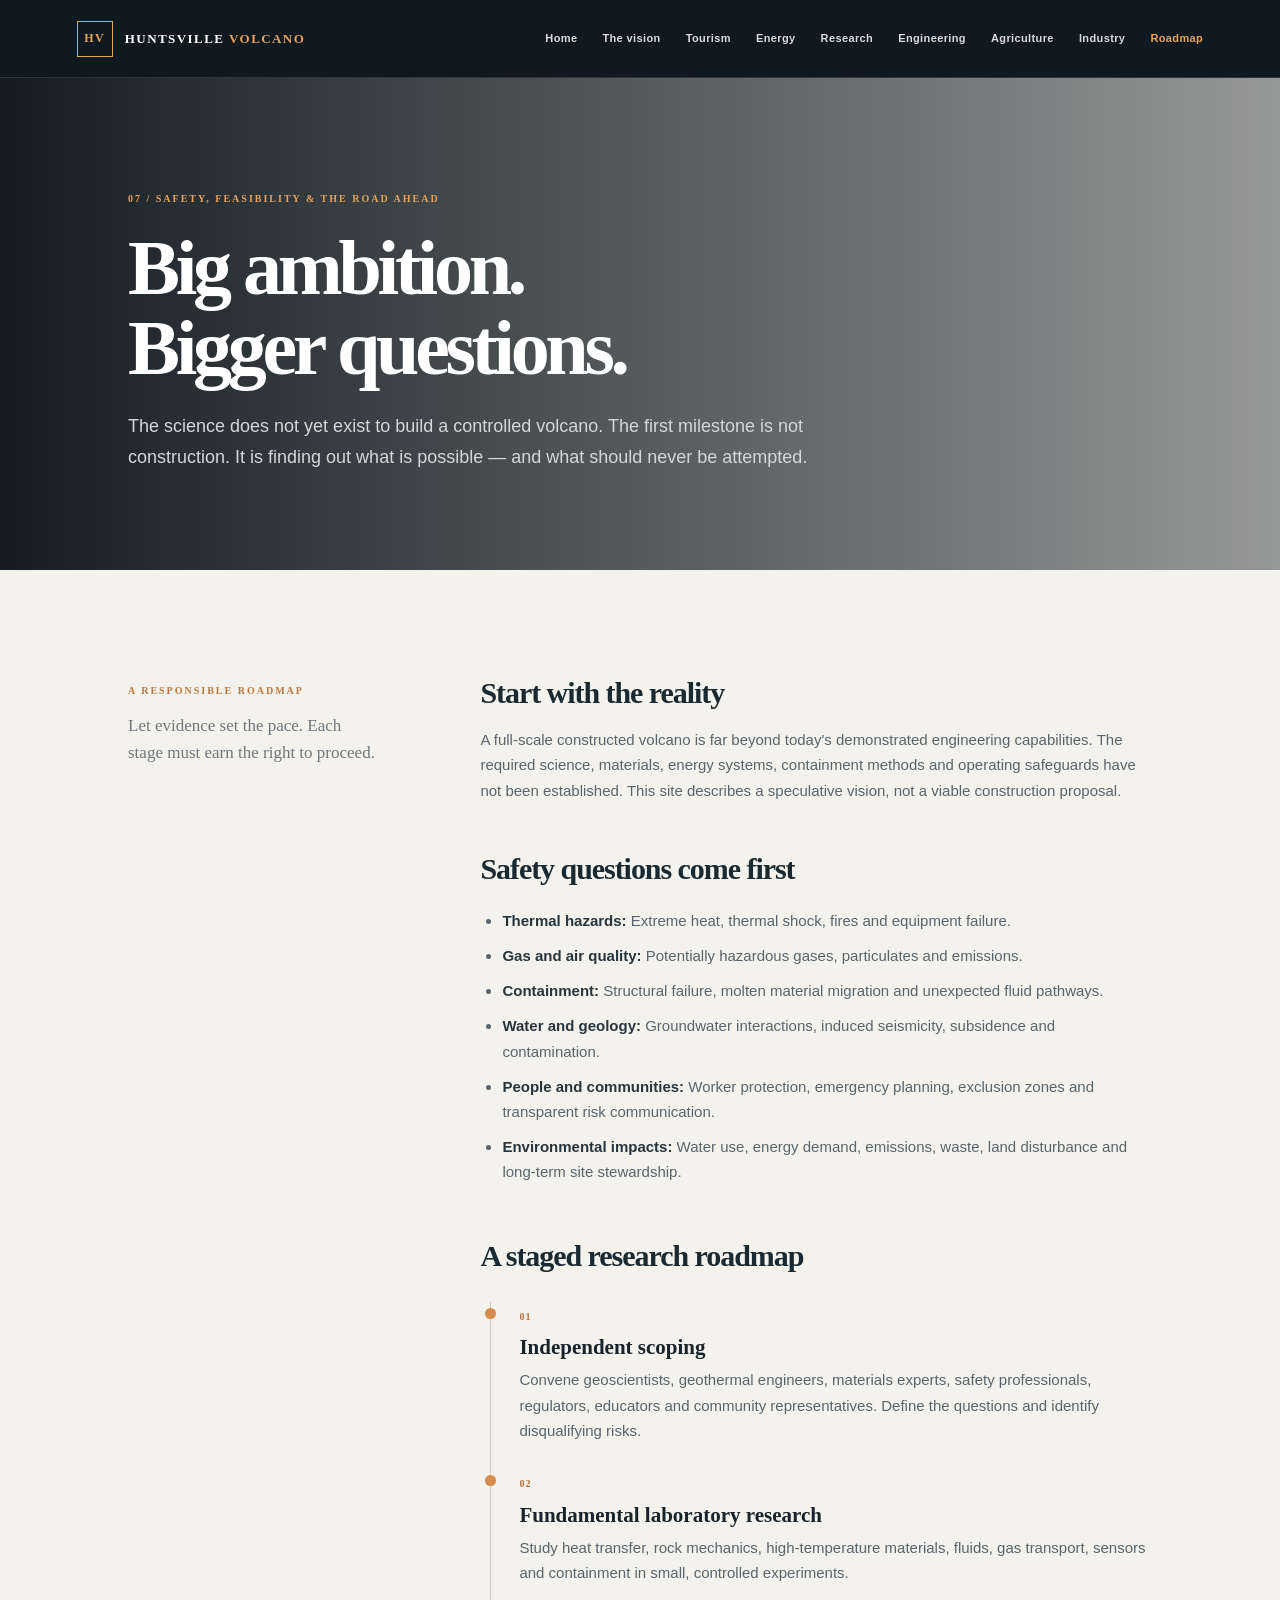
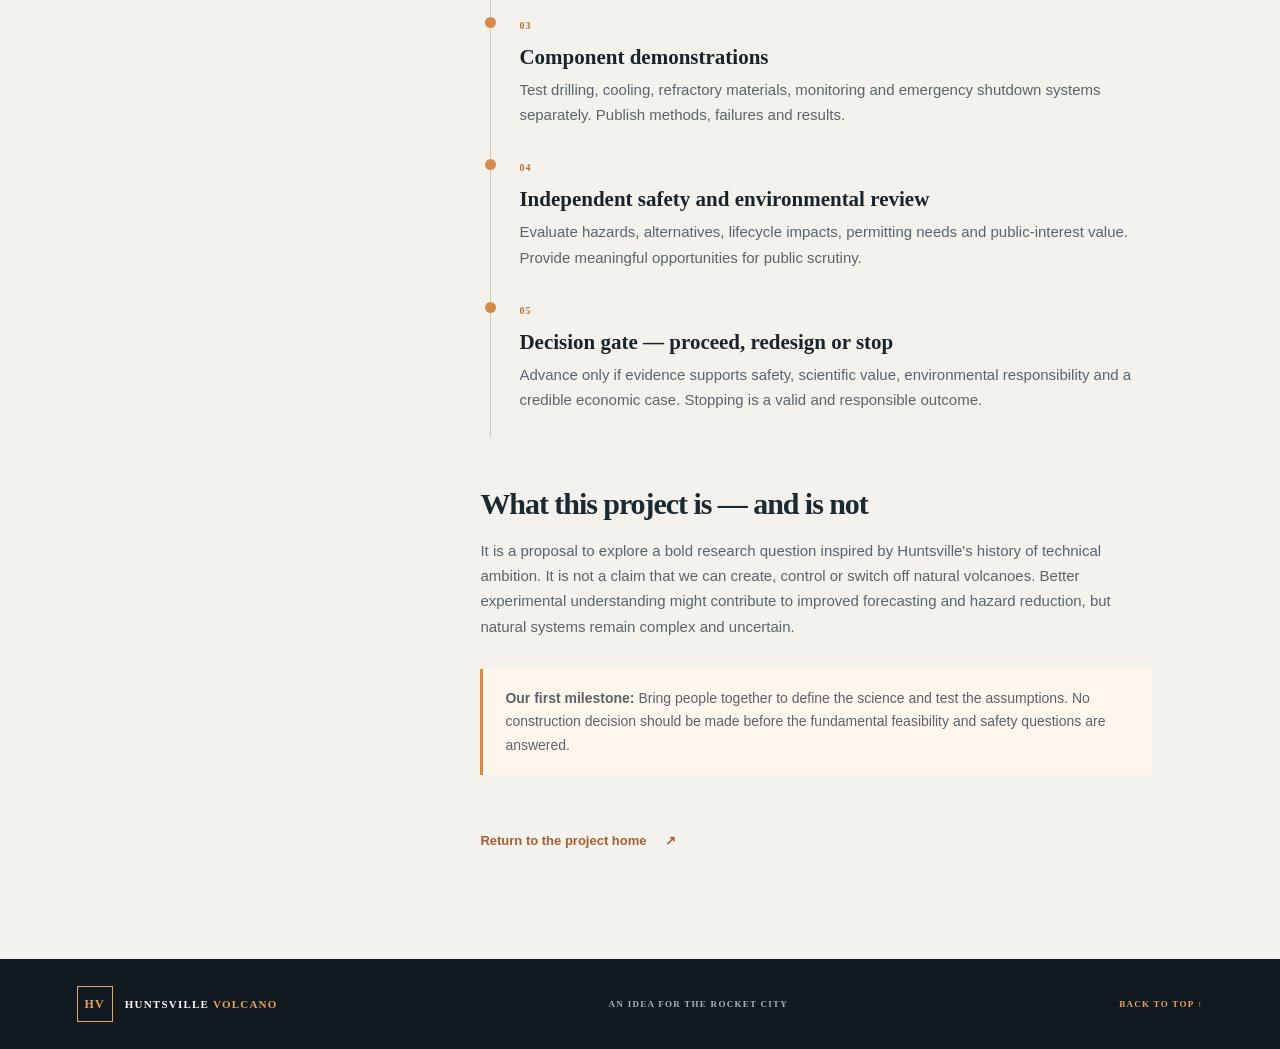
<file: roadmap.html>
<!doctype html><html lang="en"><head><meta charset="utf-8"><meta name="viewport" content="width=device-width, initial-scale=1"><title>Safety, Feasibility & Roadmap | Huntsville Volcano Project</title><link rel="stylesheet" href="styles.css"></head><body><div id="site-header"></div><main><section class="page-hero roadmap-hero"><p class="kicker light">07 / SAFETY, FEASIBILITY & THE ROAD AHEAD</p><h1>Big ambition.<br>Bigger questions.</h1><p class="hero-lede">The science does not yet exist to build a controlled volcano. The first milestone is not construction. It is finding out what is possible — and what should never be attempted.</p></section><section class="section prose-layout"><aside><p class="kicker">A RESPONSIBLE ROADMAP</p><p class="side-note">Let evidence set the pace. Each stage must earn the right to proceed.</p></aside><article class="prose"><h2>Start with the reality</h2><p>A full-scale constructed volcano is far beyond today's demonstrated engineering capabilities. The required science, materials, energy systems, containment methods and operating safeguards have not been established. This site describes a speculative vision, not a viable construction proposal.</p><h2>Safety questions come first</h2><ul><li><b>Thermal hazards:</b> Extreme heat, thermal shock, fires and equipment failure.</li><li><b>Gas and air quality:</b> Potentially hazardous gases, particulates and emissions.</li><li><b>Containment:</b> Structural failure, molten material migration and unexpected fluid pathways.</li><li><b>Water and geology:</b> Groundwater interactions, induced seismicity, subsidence and contamination.</li><li><b>People and communities:</b> Worker protection, emergency planning, exclusion zones and transparent risk communication.</li><li><b>Environmental impacts:</b> Water use, energy demand, emissions, waste, land disturbance and long-term site stewardship.</li></ul><h2>A staged research roadmap</h2><div class="roadmap-steps"><div><b>01</b><h3>Independent scoping</h3><p>Convene geoscientists, geothermal engineers, materials experts, safety professionals, regulators, educators and community representatives. Define the questions and identify disqualifying risks.</p></div><div><b>02</b><h3>Fundamental laboratory research</h3><p>Study heat transfer, rock mechanics, high-temperature materials, fluids, gas transport, sensors and containment in small, controlled experiments.</p></div><div><b>03</b><h3>Component demonstrations</h3><p>Test drilling, cooling, refractory materials, monitoring and emergency shutdown systems separately. Publish methods, failures and results.</p></div><div><b>04</b><h3>Independent safety and environmental review</h3><p>Evaluate hazards, alternatives, lifecycle impacts, permitting needs and public-interest value. Provide meaningful opportunities for public scrutiny.</p></div><div><b>05</b><h3>Decision gate — proceed, redesign or stop</h3><p>Advance only if evidence supports safety, scientific value, environmental responsibility and a credible economic case. Stopping is a valid and responsible outcome.</p></div></div><h2>What this project is — and is not</h2><p>It is a proposal to explore a bold research question inspired by Huntsville's history of technical ambition. It is not a claim that we can create, control or switch off natural volcanoes. Better experimental understanding might contribute to improved forecasting and hazard reduction, but natural systems remain complex and uncertain.</p><div class="note"><b>Our first milestone:</b> Bring people together to define the science and test the assumptions. No construction decision should be made before the fundamental feasibility and safety questions are answered.</div><a class="arrow-link" href="index.html">Return to the project home <b>↗</b></a></article></section></main><div id="site-footer"></div><script src="site.js"></script></body></html>
</file>
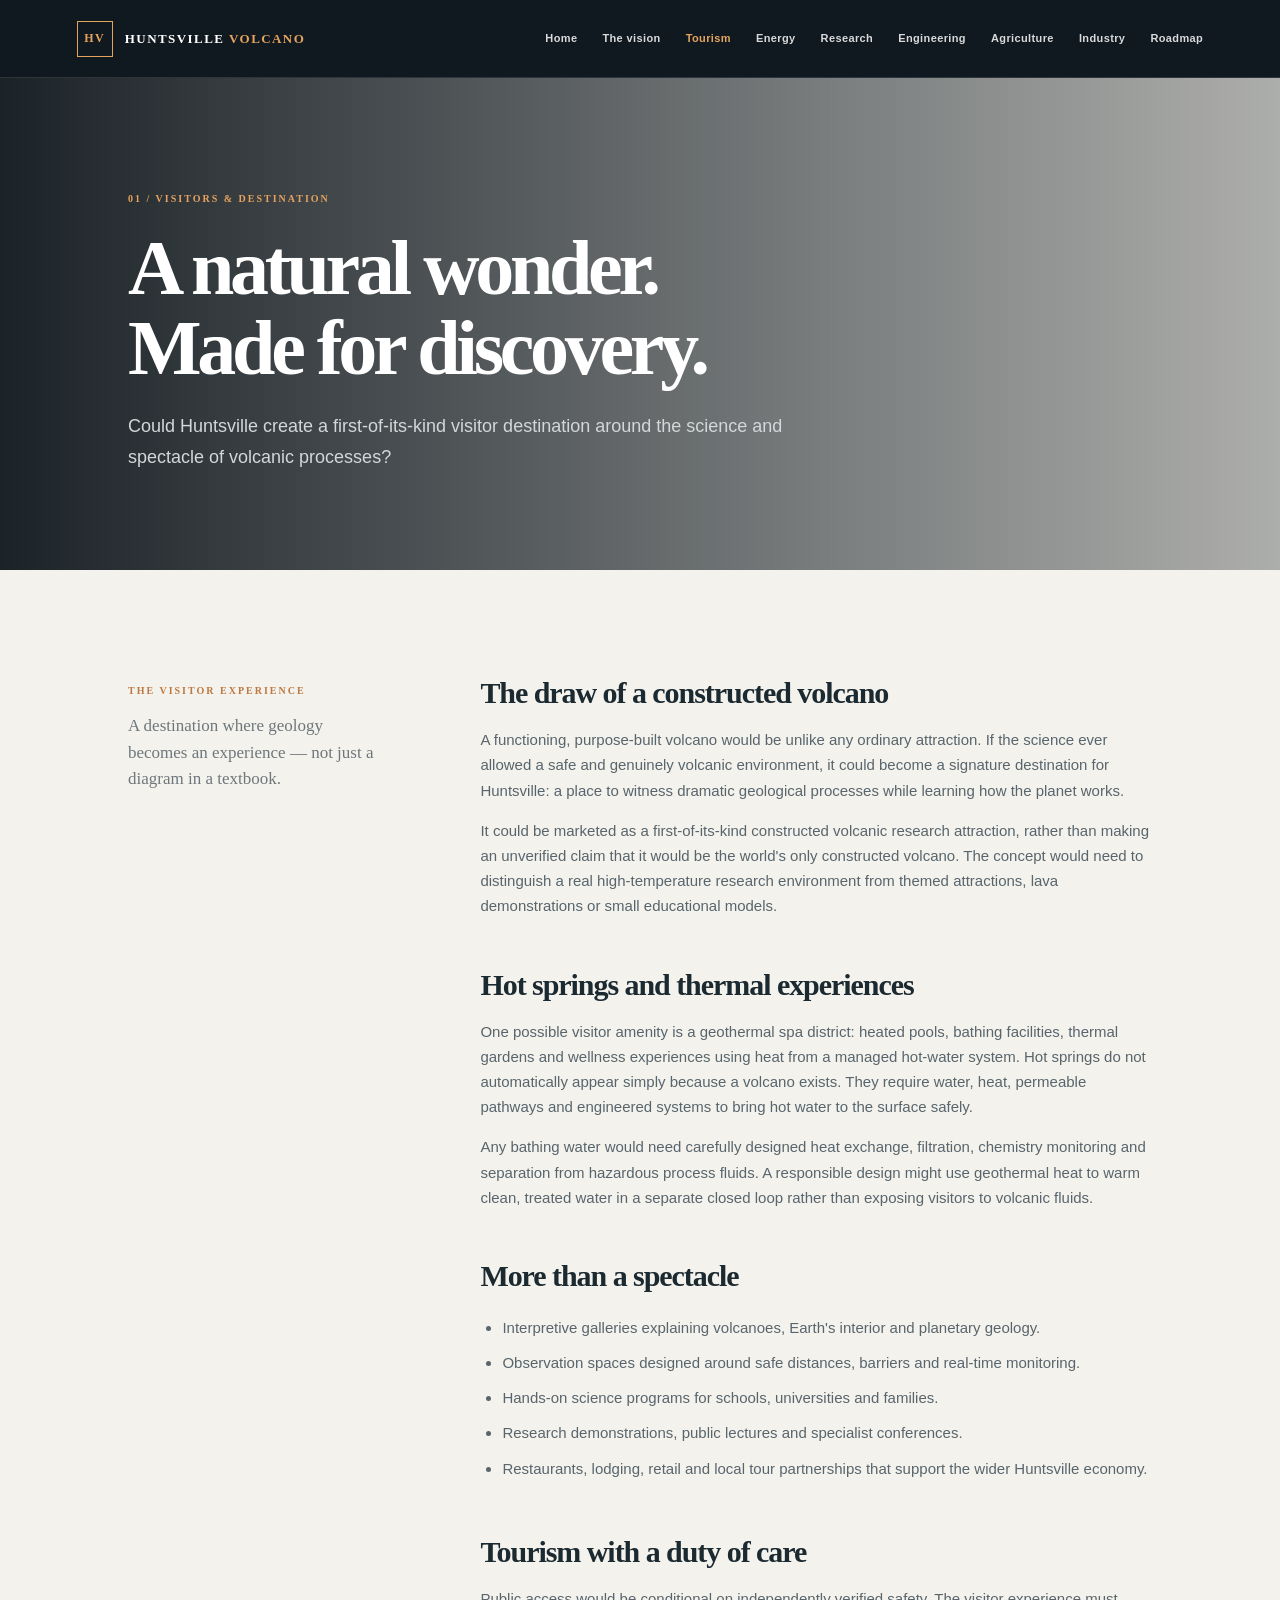
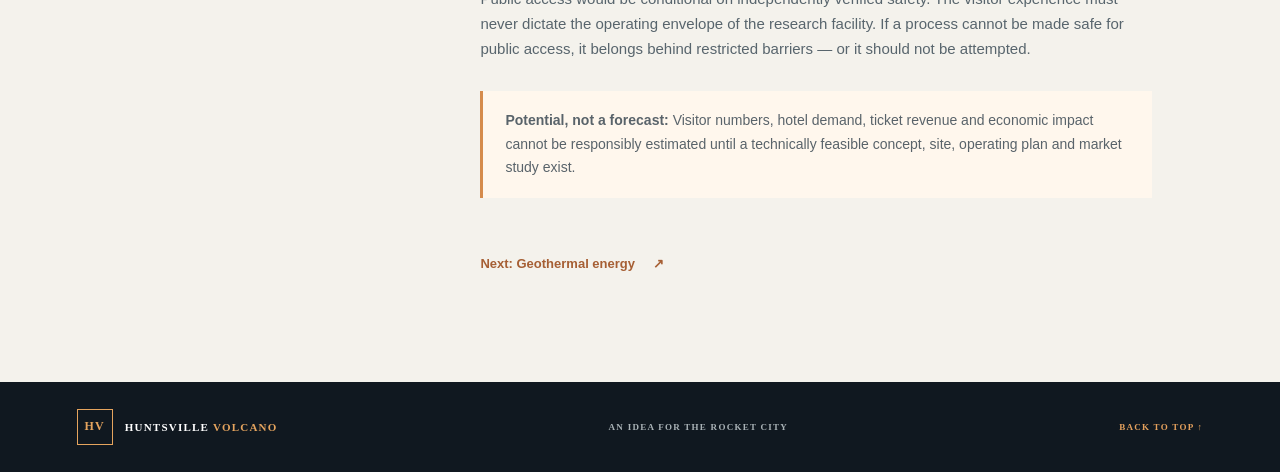
<file: tourism.html>
<!doctype html><html lang="en"><head><meta charset="utf-8"><meta name="viewport" content="width=device-width, initial-scale=1"><title>Volcano Tourism | Huntsville Volcano Project</title><link rel="stylesheet" href="styles.css"></head><body><div id="site-header"></div><main><section class="page-hero tourism-hero"><p class="kicker light">01 / VISITORS & DESTINATION</p><h1>A natural wonder.<br>Made for discovery.</h1><p class="hero-lede">Could Huntsville create a first-of-its-kind visitor destination around the science and spectacle of volcanic processes?</p></section><section class="section prose-layout"><aside><p class="kicker">THE VISITOR EXPERIENCE</p><p class="side-note">A destination where geology becomes an experience — not just a diagram in a textbook.</p></aside><article class="prose"><h2>The draw of a constructed volcano</h2><p>A functioning, purpose-built volcano would be unlike any ordinary attraction. If the science ever allowed a safe and genuinely volcanic environment, it could become a signature destination for Huntsville: a place to witness dramatic geological processes while learning how the planet works.</p><p>It could be marketed as a first-of-its-kind constructed volcanic research attraction, rather than making an unverified claim that it would be the world's only constructed volcano. The concept would need to distinguish a real high-temperature research environment from themed attractions, lava demonstrations or small educational models.</p><h2>Hot springs and thermal experiences</h2><p>One possible visitor amenity is a geothermal spa district: heated pools, bathing facilities, thermal gardens and wellness experiences using heat from a managed hot-water system. Hot springs do not automatically appear simply because a volcano exists. They require water, heat, permeable pathways and engineered systems to bring hot water to the surface safely.</p><p>Any bathing water would need carefully designed heat exchange, filtration, chemistry monitoring and separation from hazardous process fluids. A responsible design might use geothermal heat to warm clean, treated water in a separate closed loop rather than exposing visitors to volcanic fluids.</p><h2>More than a spectacle</h2><ul><li>Interpretive galleries explaining volcanoes, Earth's interior and planetary geology.</li><li>Observation spaces designed around safe distances, barriers and real-time monitoring.</li><li>Hands-on science programs for schools, universities and families.</li><li>Research demonstrations, public lectures and specialist conferences.</li><li>Restaurants, lodging, retail and local tour partnerships that support the wider Huntsville economy.</li></ul><h2>Tourism with a duty of care</h2><p>Public access would be conditional on independently verified safety. The visitor experience must never dictate the operating envelope of the research facility. If a process cannot be made safe for public access, it belongs behind restricted barriers — or it should not be attempted.</p><div class="note"><b>Potential, not a forecast:</b> Visitor numbers, hotel demand, ticket revenue and economic impact cannot be responsibly estimated until a technically feasible concept, site, operating plan and market study exist.</div><a class="arrow-link" href="energy.html">Next: Geothermal energy <b>↗</b></a></article></section></main><div id="site-footer"></div><script src="site.js"></script></body></html>
</file>
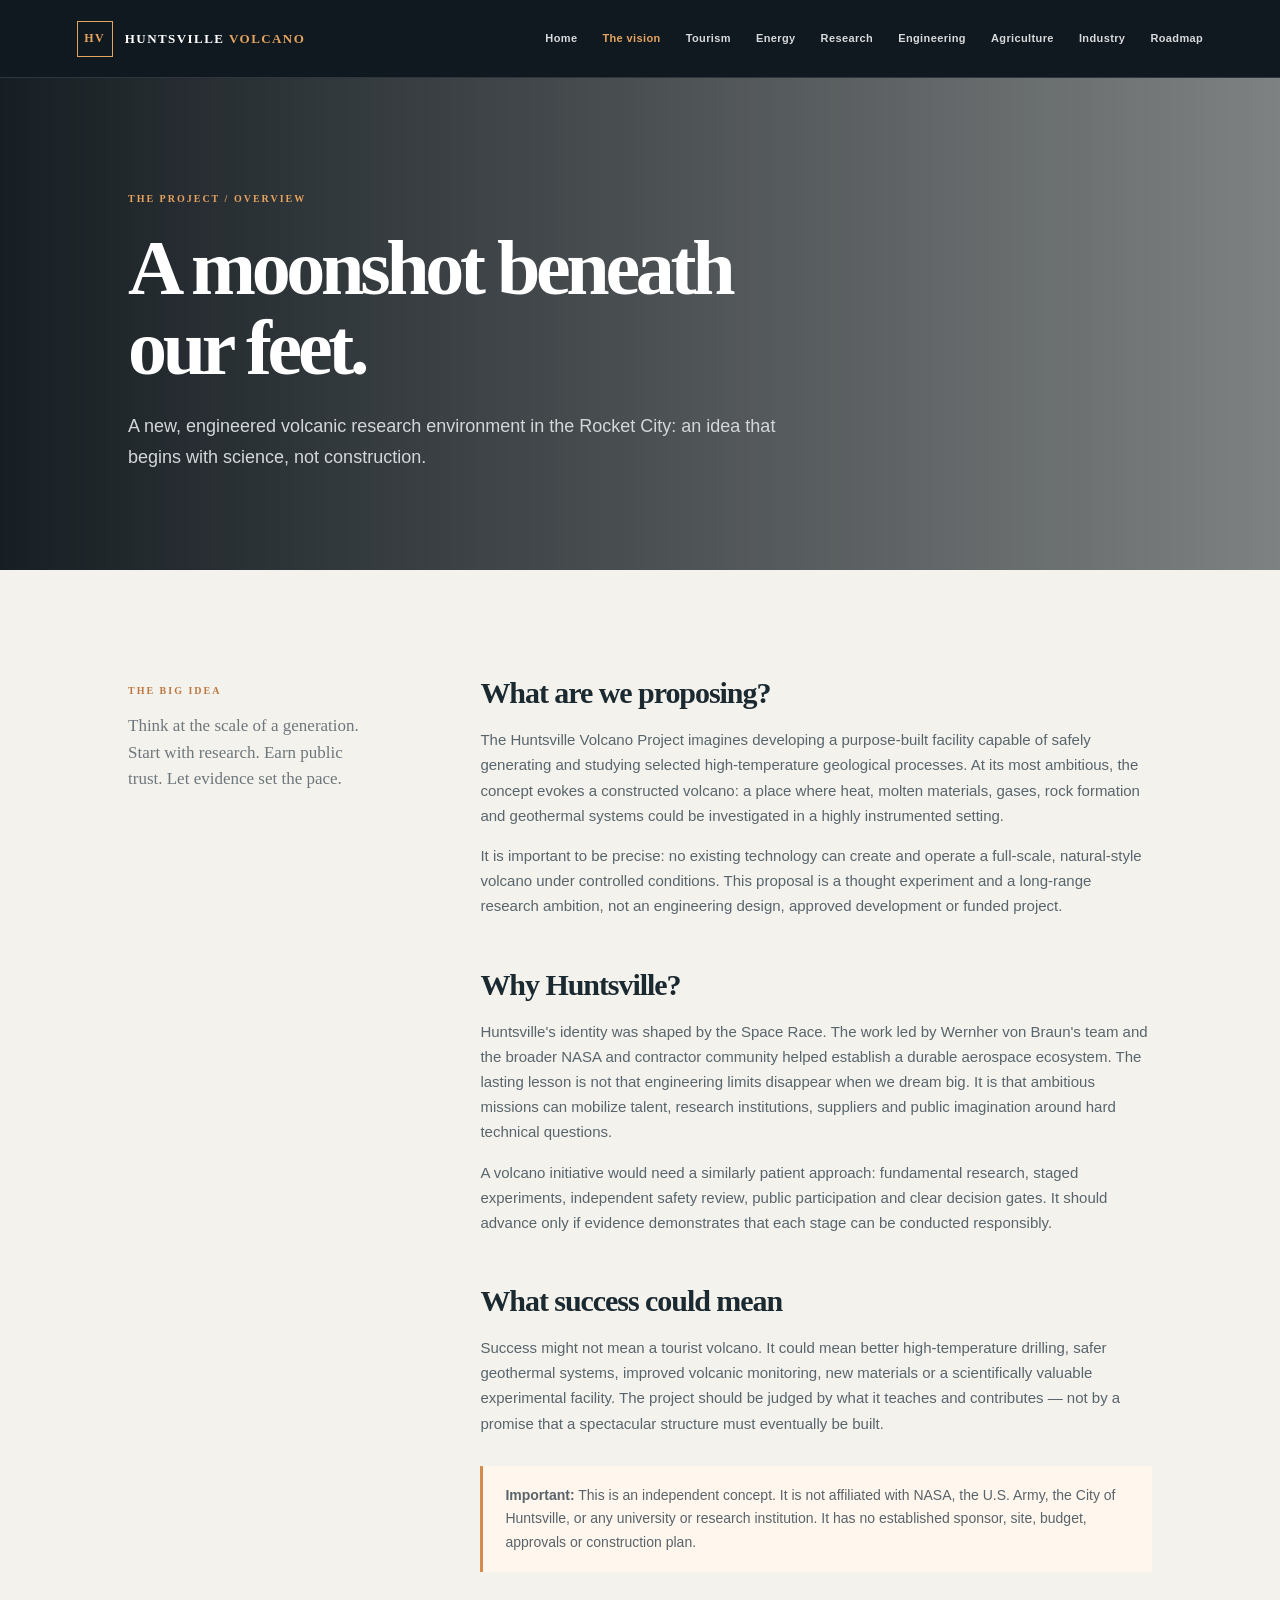
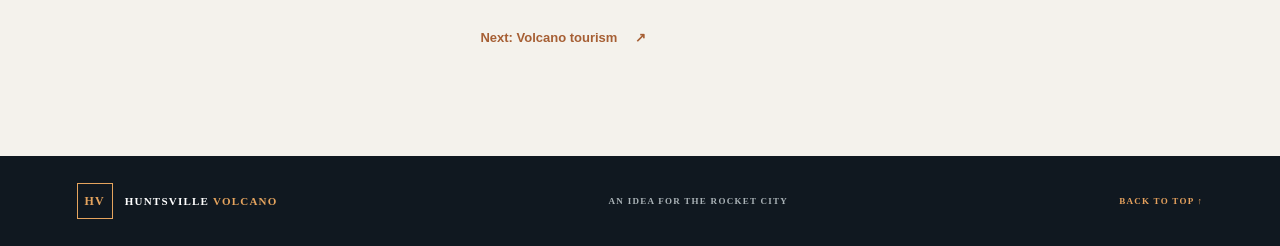
<file: vision.html>
<!doctype html><html lang="en"><head><meta charset="utf-8"><meta name="viewport" content="width=device-width, initial-scale=1"><title>The Vision | Huntsville Volcano Project</title><link rel="stylesheet" href="styles.css"></head><body><div id="site-header"></div><main><section class="page-hero"><p class="kicker light">THE PROJECT / OVERVIEW</p><h1>A moonshot beneath<br>our feet.</h1><p class="hero-lede">A new, engineered volcanic research environment in the Rocket City: an idea that begins with science, not construction.</p></section><section class="section prose-layout"><aside><p class="kicker">THE BIG IDEA</p><p class="side-note">Think at the scale of a generation. Start with research. Earn public trust. Let evidence set the pace.</p></aside><article class="prose"><h2>What are we proposing?</h2><p>The Huntsville Volcano Project imagines developing a purpose-built facility capable of safely generating and studying selected high-temperature geological processes. At its most ambitious, the concept evokes a constructed volcano: a place where heat, molten materials, gases, rock formation and geothermal systems could be investigated in a highly instrumented setting.</p><p>It is important to be precise: no existing technology can create and operate a full-scale, natural-style volcano under controlled conditions. This proposal is a thought experiment and a long-range research ambition, not an engineering design, approved development or funded project.</p><h2>Why Huntsville?</h2><p>Huntsville's identity was shaped by the Space Race. The work led by Wernher von Braun's team and the broader NASA and contractor community helped establish a durable aerospace ecosystem. The lasting lesson is not that engineering limits disappear when we dream big. It is that ambitious missions can mobilize talent, research institutions, suppliers and public imagination around hard technical questions.</p><p>A volcano initiative would need a similarly patient approach: fundamental research, staged experiments, independent safety review, public participation and clear decision gates. It should advance only if evidence demonstrates that each stage can be conducted responsibly.</p><h2>What success could mean</h2><p>Success might not mean a tourist volcano. It could mean better high-temperature drilling, safer geothermal systems, improved volcanic monitoring, new materials or a scientifically valuable experimental facility. The project should be judged by what it teaches and contributes — not by a promise that a spectacular structure must eventually be built.</p><div class="note"><b>Important:</b> This is an independent concept. It is not affiliated with NASA, the U.S. Army, the City of Huntsville, or any university or research institution. It has no established sponsor, site, budget, approvals or construction plan.</div><a class="arrow-link" href="tourism.html">Next: Volcano tourism <b>↗</b></a></article></section></main><div id="site-footer"></div><script src="site.js"></script></body></html>
</file>
<file: styles.css>
*{box-sizing:border-box}html{scroll-behavior:smooth}body{margin:0;background:#f4f2ec;color:#18232b;font-family:"DM Sans",sans-serif;line-height:1.68}a{color:inherit;text-decoration:none}.site-header{height:78px;padding:0 6vw;display:flex;align-items:center;justify-content:space-between;background:#101820;color:#fff;position:relative;z-index:5;border-bottom:1px solid #ffffff20}.brand{display:flex;align-items:center;gap:12px;font:600 13px "Space Grotesk";letter-spacing:.11em}.brand b{color:#e5a45e}.brand-mark{display:grid;place-items:center;width:36px;height:36px;border:1px solid #e5a45e;color:#e5a45e;font-size:12px}.nav{display:flex;gap:25px;align-items:center;font-size:11px;font-weight:600;letter-spacing:.035em}.nav a{opacity:.84}.nav a:hover,.nav a.active{opacity:1;color:#e5a45e}.nav .nav-cta{padding:9px 14px;border:1px solid #e5a45e;color:#f0b779;opacity:1}.menu-toggle{display:none;background:none;border:0;color:white;font-size:24px}.hero{min-height:670px;position:relative;display:flex;align-items:center;padding:105px 10vw 100px;color:white;background:linear-gradient(90deg,rgba(9,17,23,.94),rgba(9,17,23,.45)),url("https://images.unsplash.com/photo-1519681393784-d120267933ba?auto=format&fit=crop&w=2200&q=85") center 48%/cover}.home-hero{min-height:calc(92vh - 78px);}.hero-content{max-width:760px}.eyebrow,.kicker{font:700 10px "Space Grotesk";letter-spacing:.2em;color:#bd7842;text-transform:uppercase}.light{color:#e6a25e}.hero h1,.page-hero h1{font:600 clamp(52px,7vw,92px)/1.02 "Space Grotesk";letter-spacing:-.055em;margin:24px 0}.hero h1 em{color:#e7a15b;font-style:normal}.hero-lede{font-size:18px;line-height:1.7;color:#d3d7d9;max-width:650px}.hero-actions{display:flex;align-items:center;gap:25px;margin-top:34px}.button{display:inline-flex;align-items:center;padding:14px 19px;font-size:12px;font-weight:700;letter-spacing:.04em}.primary{background:#e5a15d;color:#17222a}.primary:hover{background:#f2b779}.text-link{font-size:12px;color:#fff}.hero-caption{position:absolute;bottom:28px;left:10vw;color:#c2c9cc;font-size:10px;letter-spacing:.12em;text-transform:uppercase}.page-hero{min-height:470px;padding:105px 10vw 80px;background:linear-gradient(90deg,rgba(9,17,23,.94),rgba(9,17,23,.5)),url("https://images.unsplash.com/photo-1519681393784-d120267933ba?auto=format&fit=crop&w=2000&q=80") center/cover;color:white}.page-hero h1{font-size:clamp(48px,6.5vw,78px);max-width:900px}.page-hero .hero-lede{max-width:680px}.tourism-hero{background-image:linear-gradient(90deg,rgba(9,17,23,.92),rgba(9,17,23,.3)),url("https://images.unsplash.com/photo-1518837695005-2083093ee35b?auto=format&fit=crop&w=2000&q=80")}.energy-hero{background-image:linear-gradient(90deg,rgba(9,17,23,.93),rgba(9,17,23,.35)),url("https://images.unsplash.com/photo-1473341304170-97101bca4b4d?auto=format&fit=crop&w=2000&q=80")}.research-hero{background-image:linear-gradient(90deg,rgba(9,17,23,.94),rgba(9,17,23,.4)),url("https://images.unsplash.com/photo-1462331940025-496dfbfc7564?auto=format&fit=crop&w=2000&q=80")}.engineering-hero{background-image:linear-gradient(90deg,rgba(9,17,23,.94),rgba(9,17,23,.4)),url("https://images.unsplash.com/photo-1581091226825-a6a2a5aee158?auto=format&fit=crop&w=2000&q=80")}.agriculture-hero{background-image:linear-gradient(90deg,rgba(9,17,23,.9),rgba(9,17,23,.3)),url("https://images.unsplash.com/photo-1500382017468-9049fed747ef?auto=format&fit=crop&w=2000&q=80")}.industry-hero{background-image:linear-gradient(90deg,rgba(9,17,23,.94),rgba(9,17,23,.3)),url("https://images.unsplash.com/photo-1567789884554-0b844b597180?auto=format&fit=crop&w=2000&q=80")}.roadmap-hero{background-image:linear-gradient(90deg,rgba(9,17,23,.95),rgba(9,17,23,.4)),url("https://images.unsplash.com/photo-1518709268805-4e9042af9f23?auto=format&fit=crop&w=2000&q=80")}.section{padding:105px 10vw}.intro-grid{display:grid;grid-template-columns:1fr 1fr;gap:9vw}.intro-grid h2,.section h2,.closing h2{font:600 clamp(40px,5vw,64px)/1.08 "Space Grotesk";letter-spacing:-.05em;margin:20px 0}.intro-grid h2 span,.section h2 span{color:#b76d3b}.intro-grid p:not(.lead){color:#647078;font-size:14px}.lead{font-size:20px!important;line-height:1.55;color:#26343d!important}.history{display:grid;grid-template-columns:1fr 1fr;background:#111c24;color:#fff}.history-photo{min-height:580px;background:url("https://images.unsplash.com/photo-1451187580459-43490279c0fa?auto=format&fit=crop&w=1400&q=85") center/cover}.history-copy{padding:85px 9vw 75px 7vw}.history h2{font:600 clamp(45px,5vw,68px)/1.05 "Space Grotesk";margin:25px 0}.history h2 em{color:#e7a15b;font-style:normal}.history-copy>p:not(.kicker):not(.callout){font-size:14px;color:#bdc6ca}.callout{border-left:2px solid #e5a15d;padding-left:18px;color:#f2c18f;font:500 16px/1.6 "Space Grotesk"}.section-intro{color:#68737a;max-width:620px}.tile-grid{display:grid;grid-template-columns:repeat(3,1fr);gap:14px;margin-top:42px}.tile{background:#fff;padding:28px;min-height:250px;border-top:2px solid #c17a45;display:flex;flex-direction:column;transition:transform .2s,box-shadow .2s}.tile:hover{transform:translateY(-3px);box-shadow:0 14px 30px #1b252518}.tile span{font:700 9px "Space Grotesk";letter-spacing:.15em;color:#a36b45}.tile h3{font:600 27px/1.12 "Space Grotesk";letter-spacing:-.04em;margin:22px 0 10px}.tile p{font-size:12px;color:#68737a}.tile b{margin-top:auto;padding-top:18px;font-size:11px;color:#a76035}.tile-dark{background:#1b2a33;color:white}.tile-dark p{color:#b6c0c4}.tile-dark b{color:#f1b577}.closing{background:#18252d;color:white;padding:100px 10vw}.closing h2{font-size:clamp(48px,6vw,76px)}.closing h2 em{font-style:normal;color:#e7a15b}.closing>p:not(.kicker){color:#c1c9cc;font-size:18px}.closing .button{margin-top:18px}.prose-layout{display:grid;grid-template-columns:250px minmax(0,760px);gap:8vw;align-items:start}.side-note{font:500 17px/1.55 "Space Grotesk";color:#6e777c;position:sticky;top:25px}.prose h2{font:600 30px/1.2 "Space Grotesk";letter-spacing:-.035em;margin:0 0 16px;color:#1b2931}.prose h2:not(:first-child){margin-top:48px}.prose p,.prose li{font-size:15px;color:#58656d}.prose ul{padding-left:22px}.prose li{padding:5px 0}.prose li b{color:#27353d}.note{background:#fff7ed;border-left:3px solid #d58b4c;padding:18px 22px;margin:30px 0;color:#59636a;font-size:14px}.arrow-link{display:inline-flex;gap:18px;align-items:center;margin-top:25px;color:#a65f34;font-size:13px;font-weight:700}.data-panel{background:#172630;color:#fff;padding:25px 28px;margin:28px 0}.data-panel .kicker{color:#e8aa6c}.metric-row{display:grid;grid-template-columns:repeat(3,1fr);gap:15px;margin:22px 0}.metric-row strong{display:block;font:600 34px "Space Grotesk";color:#f1b577}.metric-row span{font-size:11px;color:#d0d8db}.data-panel .small{font-size:11px;color:#b9c5ca;margin:0}.sources a{color:#a65f34;text-decoration:underline;text-underline-offset:3px}.roadmap-steps{border-left:1px solid #d7c6b5;margin:28px 0 32px 10px}.roadmap-steps>div{padding:0 0 26px 28px;position:relative}.roadmap-steps>div:before{content:"";position:absolute;left:-6px;top:6px;width:11px;height:11px;border-radius:50%;background:#d58b4c}.roadmap-steps b{font:700 10px "Space Grotesk";color:#b76d3b;letter-spacing:.1em}.roadmap-steps h3{font:600 21px "Space Grotesk";margin:7px 0}.roadmap-steps p{margin:0}footer{background:#101820;color:#aab3b7;padding:27px 6vw;display:flex;align-items:center;justify-content:space-between;font:600 9px "Space Grotesk";letter-spacing:.14em}.footer-brand{color:#fff;font-size:11px}footer>a:last-child{color:#e5a15d}@media(max-width:1050px){.nav{gap:14px;font-size:10px}.prose-layout{grid-template-columns:190px 1fr;gap:5vw}.tile-grid{grid-template-columns:repeat(2,1fr)}}@media(max-width:760px){.site-header{height:68px;padding:0 6vw}.menu-toggle{display:block}.nav{display:none;position:absolute;top:68px;left:0;right:0;padding:22px 6vw;background:#101820;flex-direction:column;align-items:flex-start;gap:18px}.nav.open{display:flex}.hero,.page-hero{padding:90px 7vw 85px}.home-hero{min-height:690px}.hero h1{font-size:56px}.hero-lede{font-size:15px}.hero-actions{align-items:flex-start;flex-direction:column;gap:18px}.hero-caption{left:7vw;right:7vw;font-size:9px}.section{padding:78px 7vw}.intro-grid,.prose-layout{grid-template-columns:1fr;gap:20px}.side-note{position:static;max-width:450px}.history{grid-template-columns:1fr}.history-photo{min-height:280px}.history-copy{padding:65px 7vw}.tile-grid{grid-template-columns:1fr}.tile{min-height:215px}.closing{padding:80px 7vw}.page-hero{min-height:420px}.metric-row{grid-template-columns:1fr;gap:14px}.metric-row strong{font-size:30px}footer{gap:15px;flex-wrap:wrap}footer>span{display:none}}
</file>
